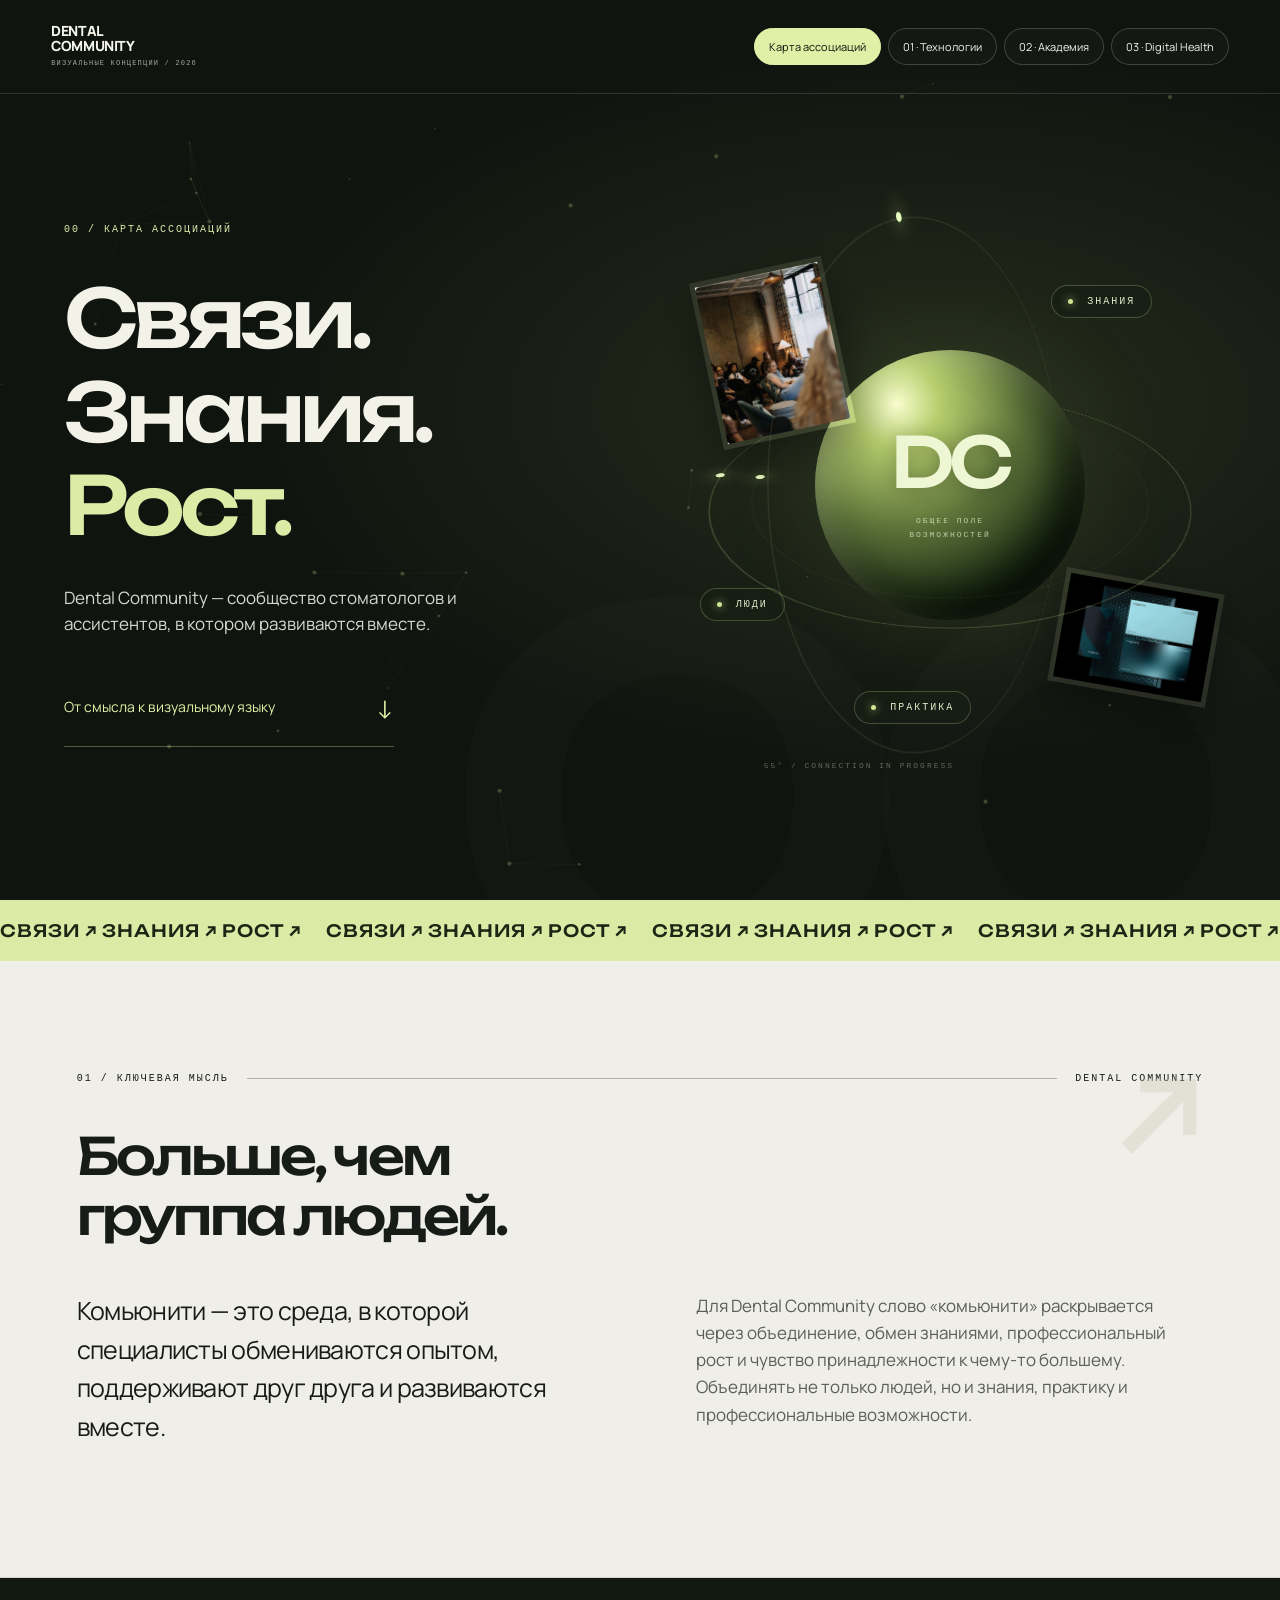
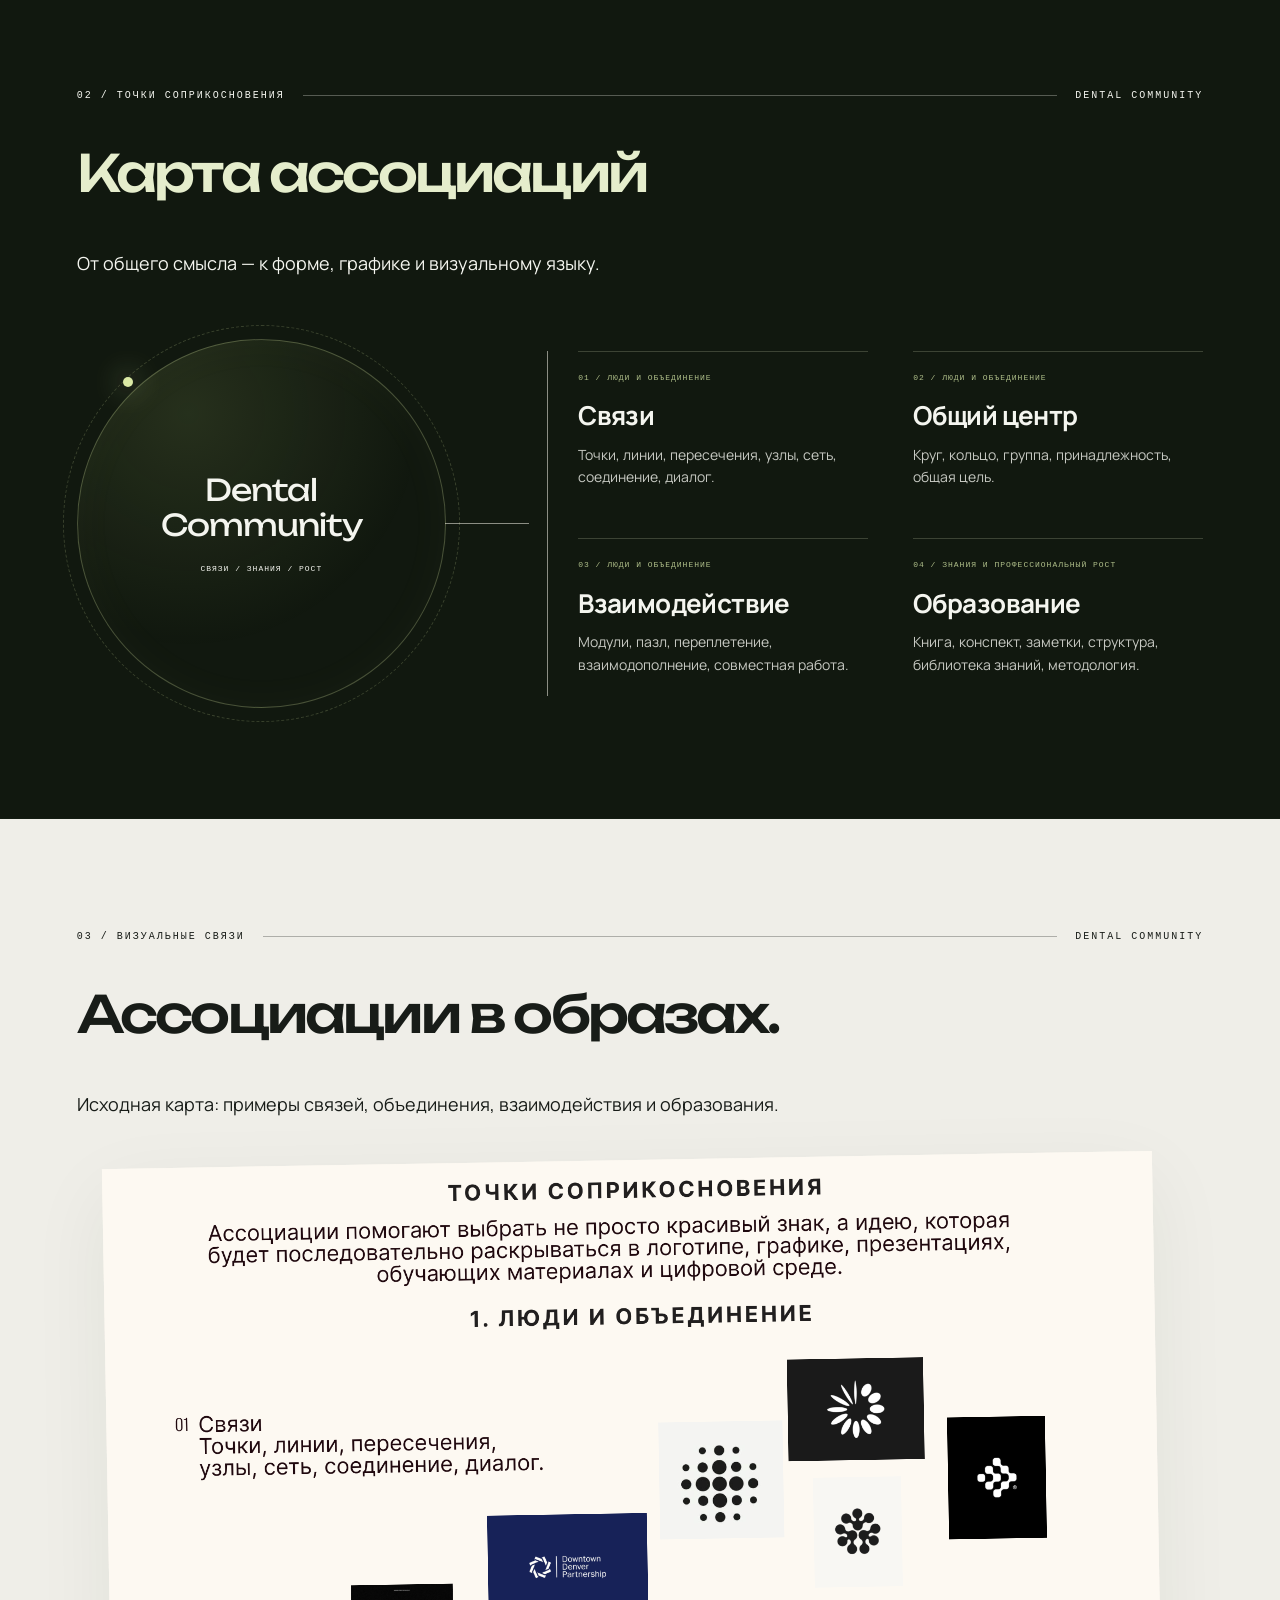
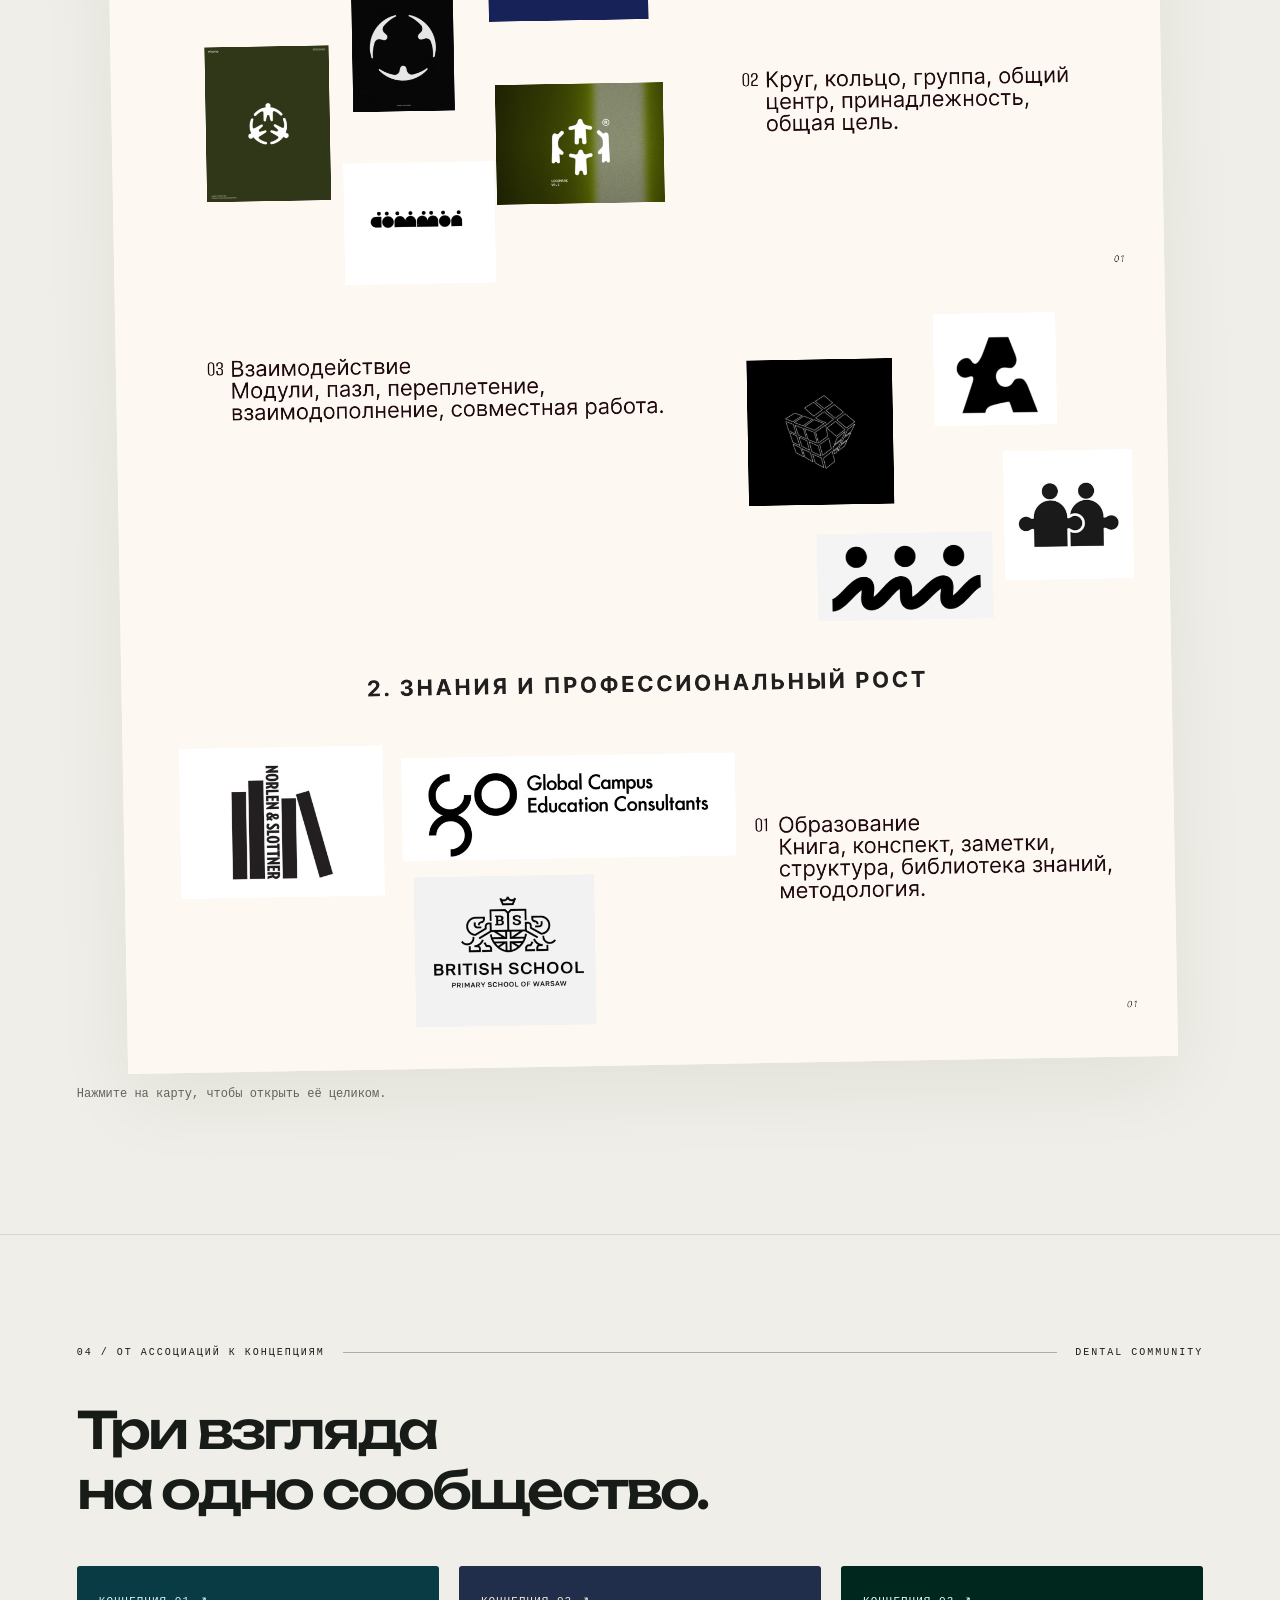
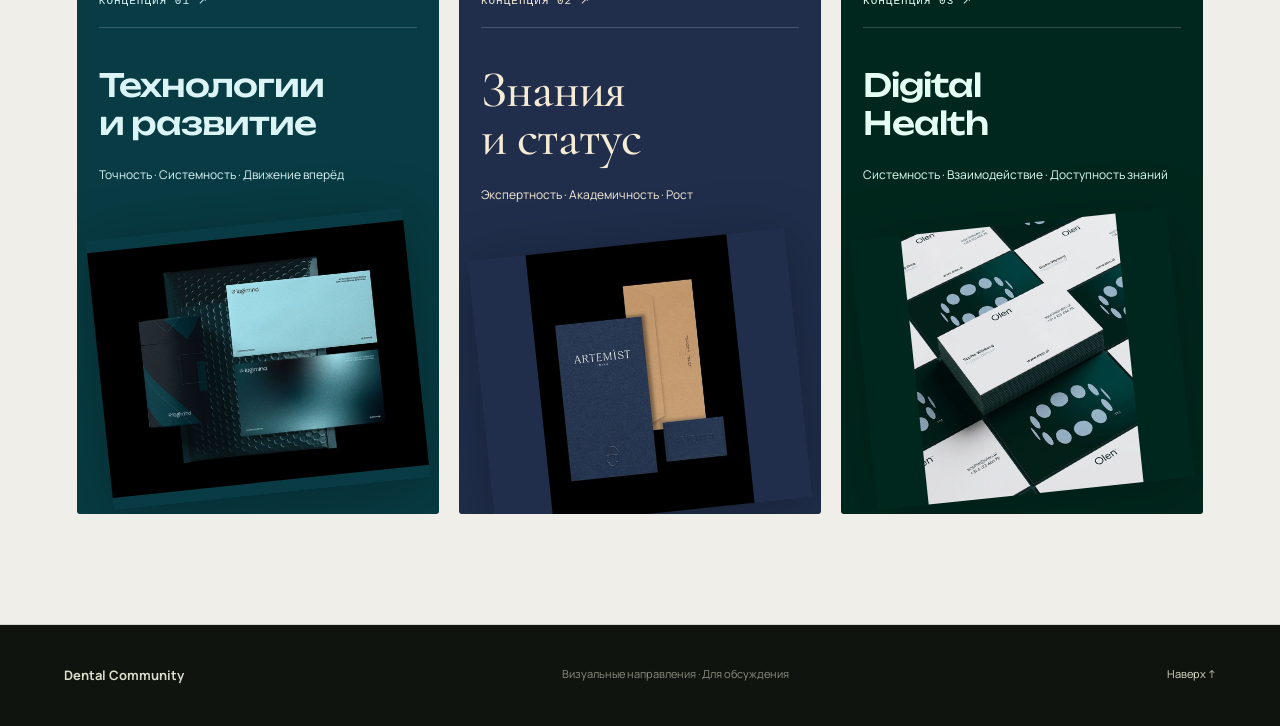
<file: index.html>
<!doctype html><html lang="ru"><head><meta charset="utf-8"><meta name="viewport" content="width=device-width,initial-scale=1"><title>Карта ассоциаций — Dental Community</title><meta name="description" content="Карта ассоциаций и направления визуальной айдентики образовательного сообщества стоматологов и ассистентов."><link rel="stylesheet" href="style.css"><link rel="stylesheet" href="redesign.css?v=4"></head><body class="overview"><div id="progress"></div><header><a class="brand" href="index.html">DENTAL <br>COMMUNITY<span>ВИЗУАЛЬНЫЕ КОНЦЕПЦИИ / 2026</span></a><nav aria-label="Страницы презентации"><a href="index.html" aria-current="page">Карта ассоциаций</a><a href="concept-1.html" >01 · Технологии</a><a href="concept-2.html" >02 · Академия</a><a href="concept-3.html" >03 · Digital Health</a></nav></header><main><div class="cursor-aura" aria-hidden="true"></div><section class="hero maphero"><canvas class="constellation" aria-hidden="true"></canvas><div class="hero-no" aria-hidden="true">00</div><div class="wrap hero-grid"><div><div class="eyebrow">00 / Карта ассоциаций</div><h1>Связи.<br>Знания.<br><em>Рост.</em></h1><p class="lead">Dental Community — сообщество стоматологов и ассистентов, в котором развиваются вместе.</p><a class="cta" href="#map">От смысла к визуальному языку <span>↓</span></a></div><div class="orbit-scene" aria-label="Люди, знания и практика объединяются в сообщество"><div class="orbit-ring ring-a"></div><div class="orbit-ring ring-b"></div><div class="orbit-ring ring-c"></div><div class="sphere"><span>DC</span><small>ОБЩЕЕ ПОЛЕ<br>ВОЗМОЖНОСТЕЙ</small></div><div class="orbit-photo photo-a"><img src="assets/community.png" alt="Встреча профессионального сообщества"></div><div class="orbit-photo photo-b"><img src="assets/ref-15.jpg" alt="Визуальная культура сообщества"></div><span class="orbit-label label-a"><i></i> ЛЮДИ</span><span class="orbit-label label-b"><i></i> ЗНАНИЯ</span><span class="orbit-label label-c"><i></i> ПРАКТИКА</span><span class="orbit-coordinates">55° / CONNECTION IN PROGRESS</span></div></div></section><div class="ticker" aria-hidden="true"><div><span>СВЯЗИ ↗ ЗНАНИЯ ↗ РОСТ ↗ </span><span>СВЯЗИ ↗ ЗНАНИЯ ↗ РОСТ ↗ </span><span>СВЯЗИ ↗ ЗНАНИЯ ↗ РОСТ ↗ </span><span>СВЯЗИ ↗ ЗНАНИЯ ↗ РОСТ ↗ </span><span>СВЯЗИ ↗ ЗНАНИЯ ↗ РОСТ ↗ </span><span>СВЯЗИ ↗ ЗНАНИЯ ↗ РОСТ ↗ </span></div></div><section id="thought" class=""><div class="wrap"><div class="eyebrow">01 / Ключевая мысль <span></span> Dental Community</div><h2>Больше, чем<br>группа людей.</h2><div class="two text"><p class="lead">Комьюнити — это среда, в которой специалисты обмениваются опытом, поддерживают друг друга и развиваются вместе.</p><p>Для Dental Community слово «комьюнити» раскрывается через объединение, обмен знаниями, профессиональный рост и чувство принадлежности к чему-то большему. Объединять не только людей, но и знания, практику и профессиональные возможности.</p></div></div></section><section id="map" class="dark"><div class="wrap"><div class="eyebrow">02 / Точки соприкосновения <span></span> Dental Community</div><h2>Карта ассоциаций</h2><p class="intro">От общего смысла — к форме, графике и визуальному языку.</p><div class="mindmap"><div class="map-root"><span class="map-pulse" aria-hidden="true"></span>Dental<br>Community<small>СВЯЗИ / ЗНАНИЯ / РОСТ</small></div><div class="branches"><article><span>01 / ЛЮДИ И ОБЪЕДИНЕНИЕ</span><h3>Связи</h3><p>Точки, линии, пересечения, узлы, сеть, соединение, диалог.</p></article><article><span>02 / ЛЮДИ И ОБЪЕДИНЕНИЕ</span><h3>Общий центр</h3><p>Круг, кольцо, группа, принадлежность, общая цель.</p></article><article><span>03 / ЛЮДИ И ОБЪЕДИНЕНИЕ</span><h3>Взаимодействие</h3><p>Модули, пазл, переплетение, взаимодополнение, совместная работа.</p></article><article><span>04 / ЗНАНИЯ И ПРОФЕССИОНАЛЬНЫЙ РОСТ</span><h3>Образование</h3><p>Книга, конспект, заметки, структура, библиотека знаний, методология.</p></article></div></div></div></section><section id="visual-map" class=""><div class="wrap"><div class="eyebrow">03 / Визуальные связи <span></span> Dental Community</div><h2>Ассоциации в образах.</h2><p class="intro">Исходная карта: примеры связей, объединения, взаимодействия и образования.</p><div class="board"><button class="zoom" data-image="assets/association-board.png" aria-label="Открыть полную карту ассоциаций"><img src="assets/map-2.png" alt="Визуальная карта: точки, общие центры, модули и взаимодействие"></button><button class="zoom" data-image="assets/association-board.png" aria-label="Открыть полную карту ассоциаций"><img src="assets/map-3.png" alt="Образование: книги, структура, библиотека знаний"></button></div><p class="note">Нажмите на карту, чтобы открыть её целиком.</p></div></section><section id="directions" class=""><div class="wrap"><div class="eyebrow">04 / От ассоциаций к концепциям <span></span> Dental Community</div><h2>Три взгляда<br>на одно сообщество.</h2><div class="direction-grid"><a class="direction tech-preview" href="concept-1.html"><span>КОНЦЕПЦИЯ 01 ↗</span><h3>Технологии<br>и развитие</h3><p>Точность · Системность · Движение вперёд</p><img src="assets/ref-15.jpg" alt="Бирюзовая айдентика — референс первой концепции"></a><a class="direction academy-preview" href="concept-2.html"><span>КОНЦЕПЦИЯ 02 ↗</span><h3>Знания<br>и статус</h3><p>Экспертность · Академичность · Рост</p><img src="assets/ref-22.jpg" alt="Синяя и золотая полиграфия — референс второй концепции"></a><a class="direction digital-preview" href="concept-3.html"><span>КОНЦЕПЦИЯ 03 ↗</span><h3>Digital<br>Health</h3><p>Системность · Взаимодействие · Доступность знаний</p><img src="assets/digital-8.jpg" alt="Зелёная айдентика — референс Digital Health"></a></div></div></section></main><footer><b>Dental Community</b><span>Визуальные направления · Для обсуждения</span><a href="#">Наверх ↑</a></footer><dialog><button class="close" aria-label="Закрыть">Закрыть ×</button><img alt="Увеличенный референс"></dialog><script src="app.js"></script><script src="motion.js?v=4"></script></body></html>
</file>
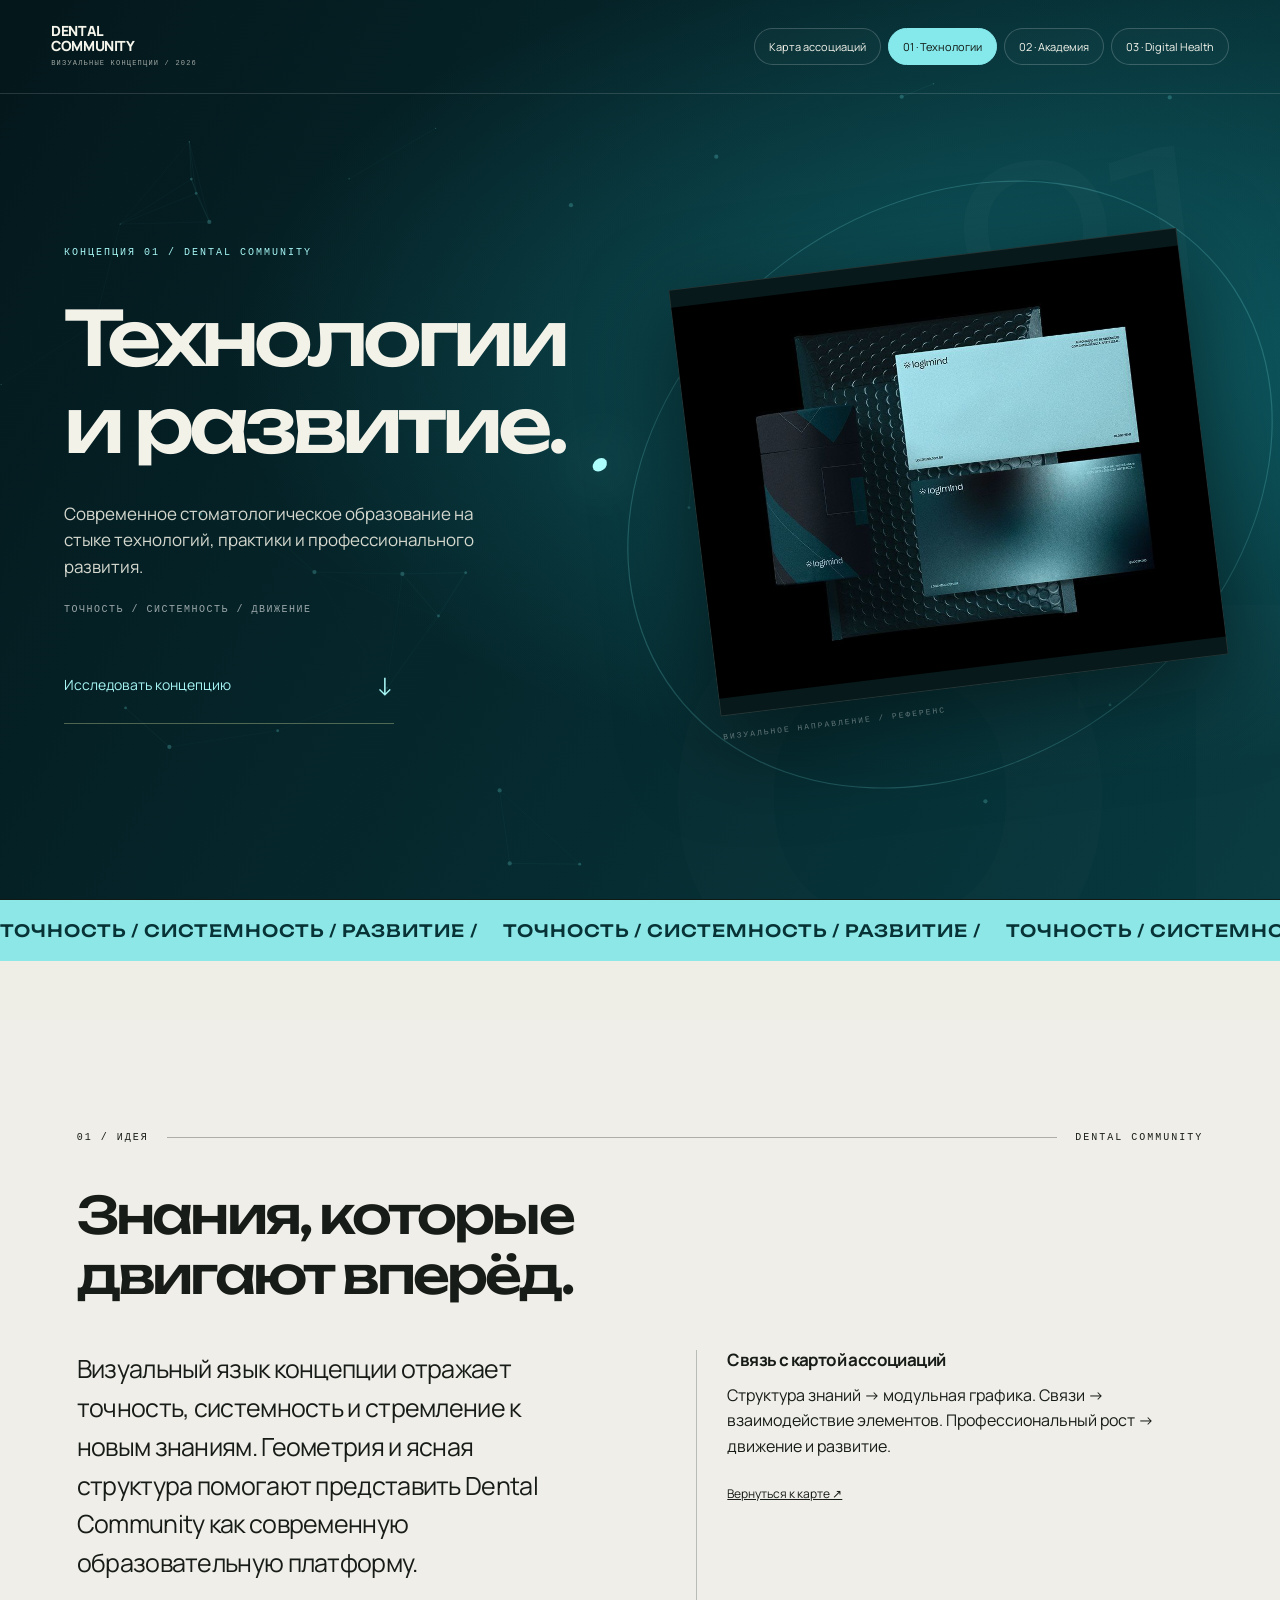
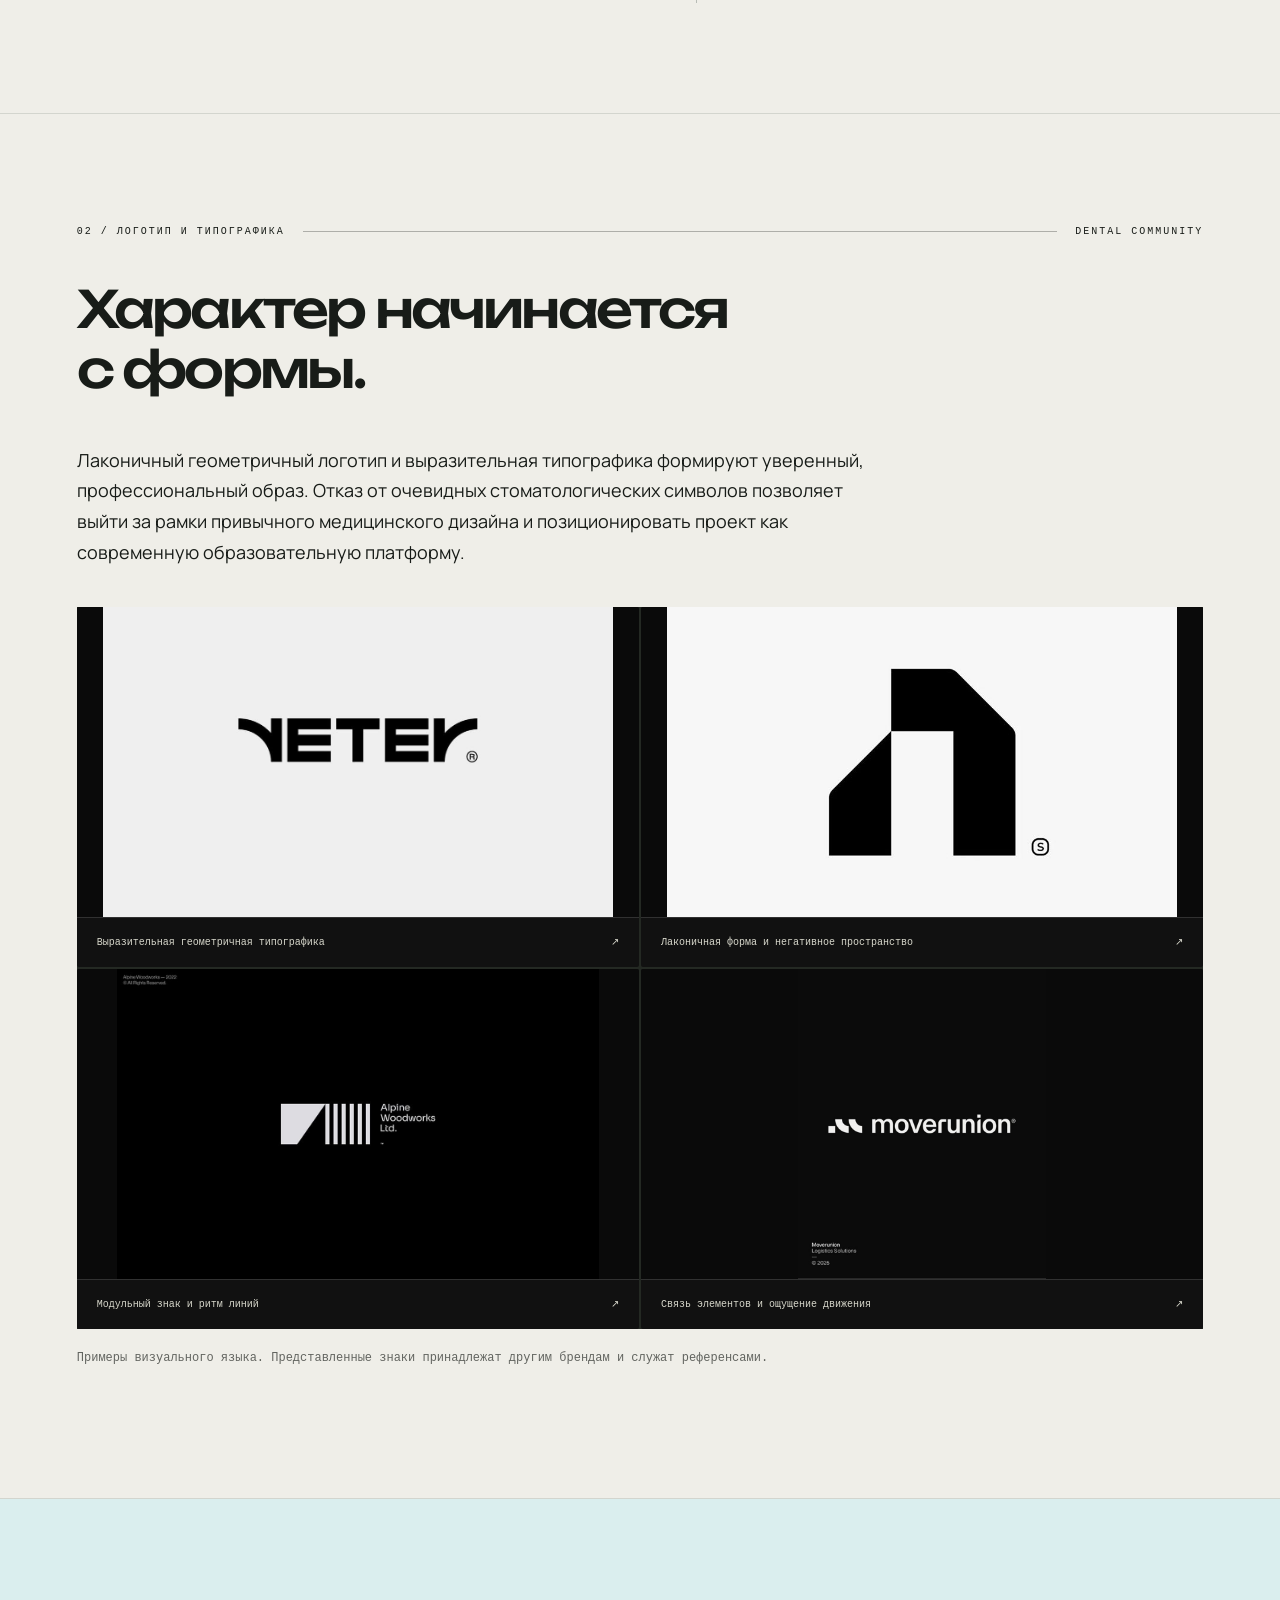
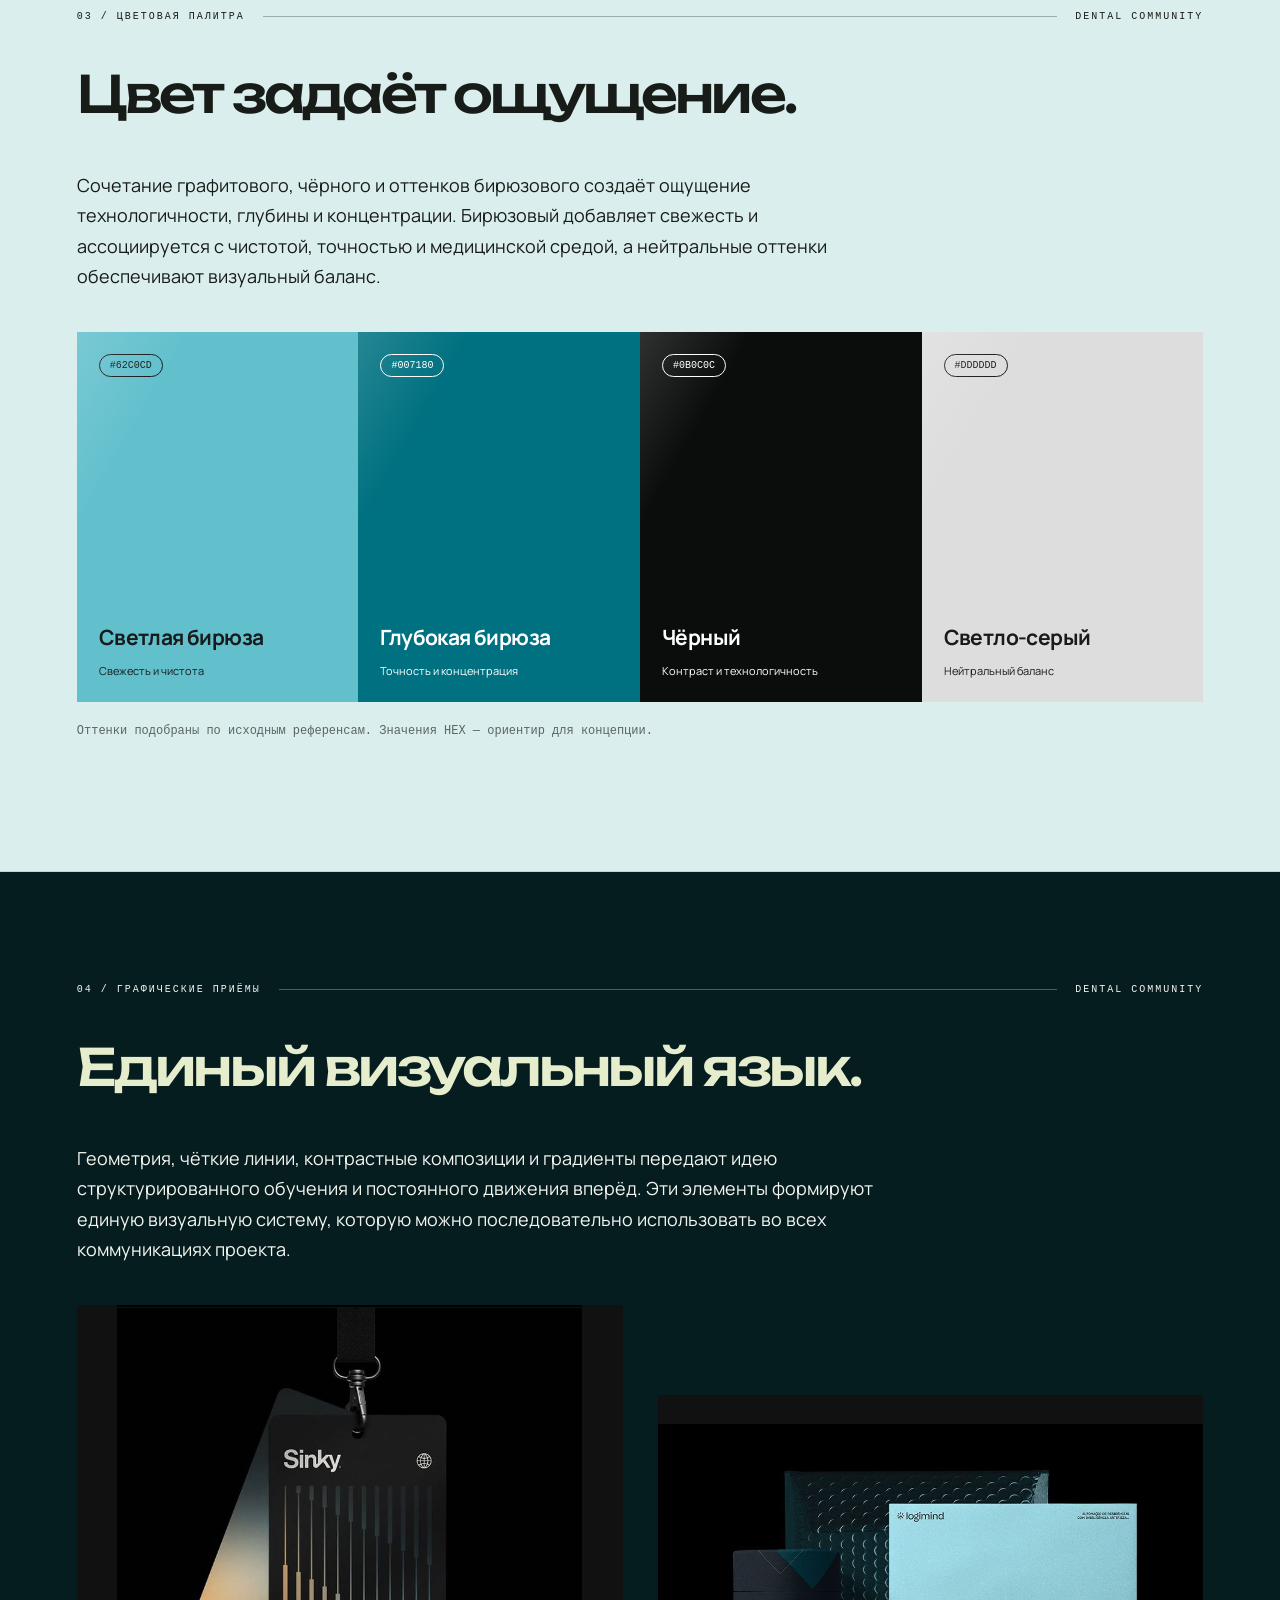
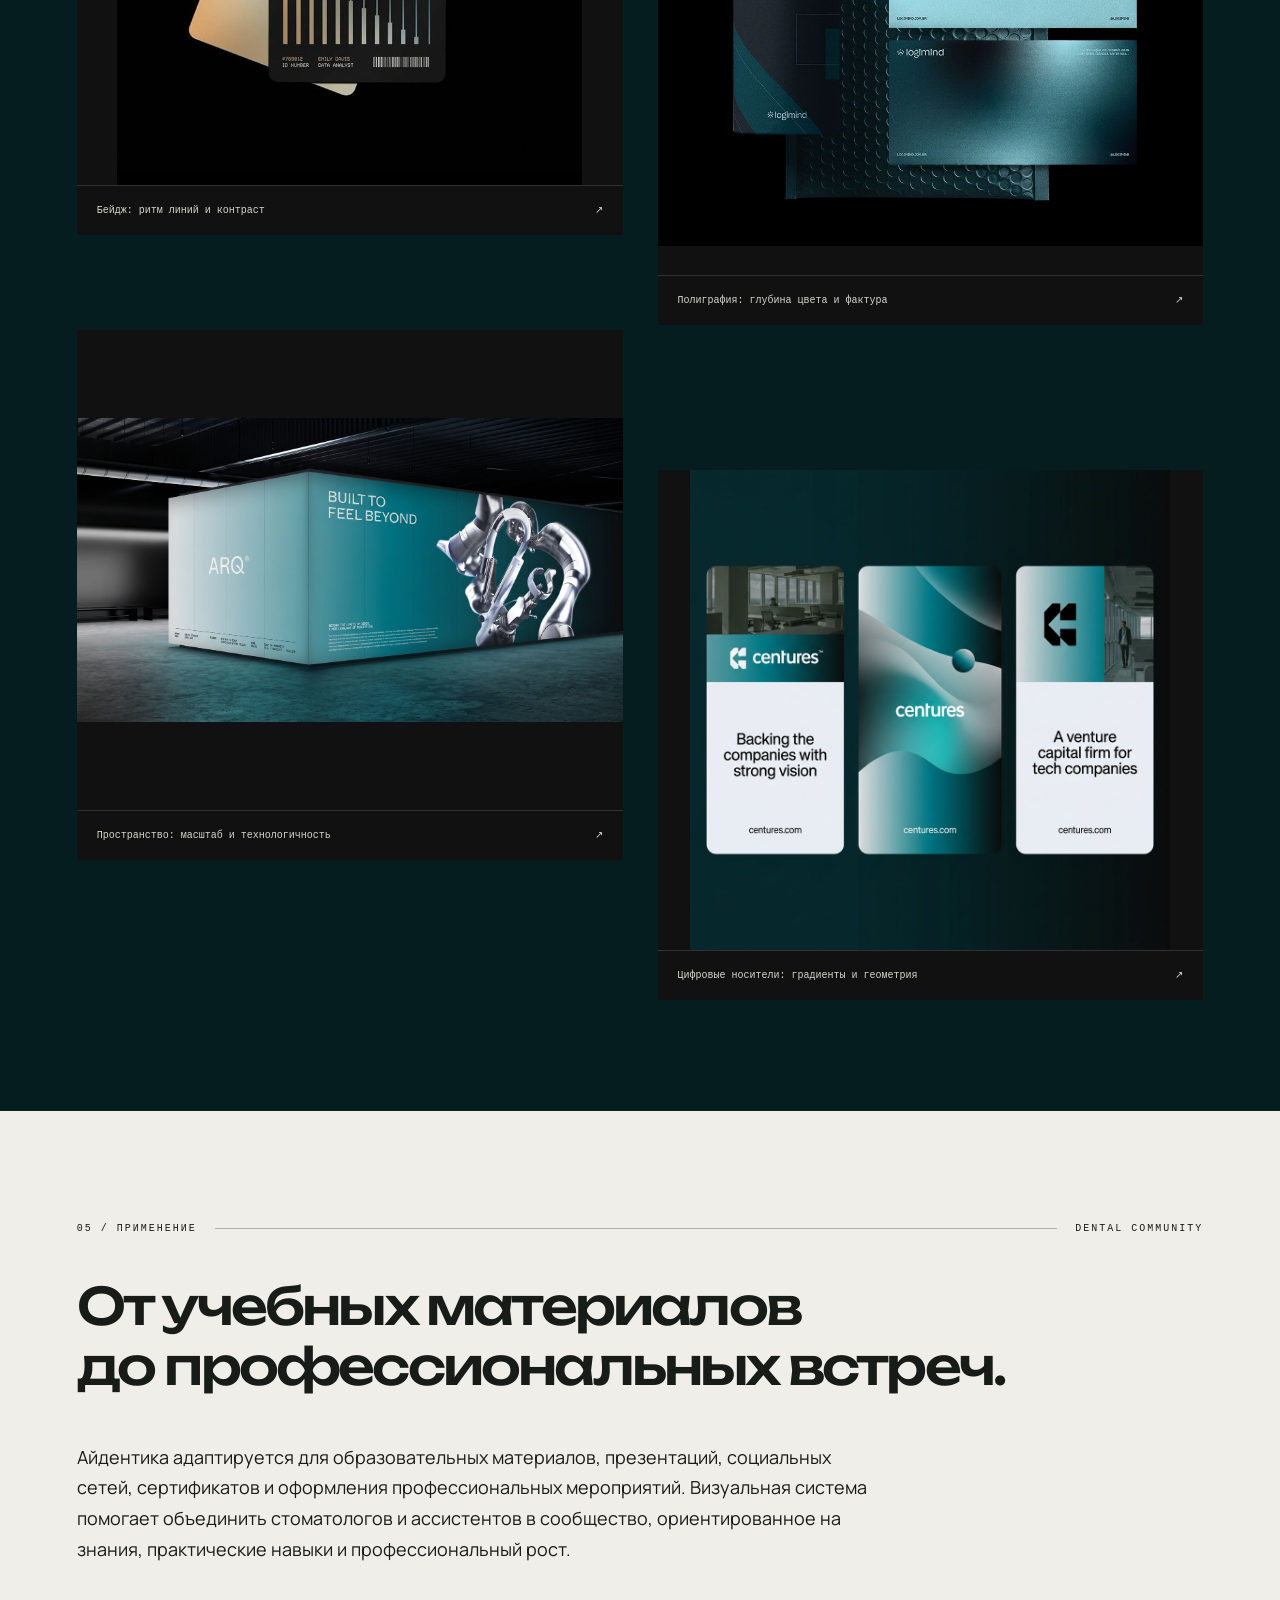
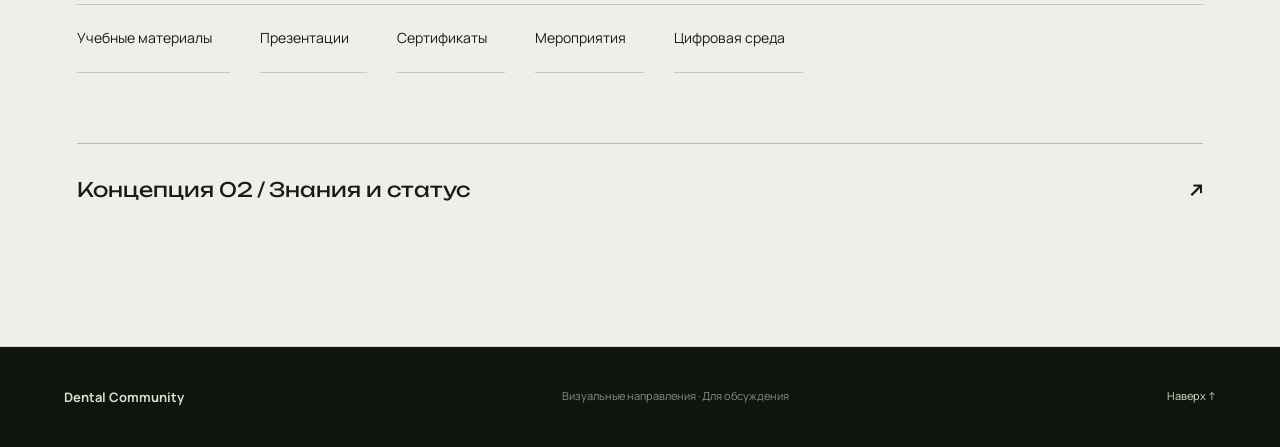
<file: concept-1.html>
<!doctype html><html lang="ru"><head><meta charset="utf-8"><meta name="viewport" content="width=device-width,initial-scale=1"><title>Концепция 01 — Dental Community</title><meta name="description" content="Карта ассоциаций и направления визуальной айдентики образовательного сообщества стоматологов и ассистентов."><link rel="stylesheet" href="style.css"><link rel="stylesheet" href="redesign.css?v=4"></head><body class="tech"><div id="progress"></div><header><a class="brand" href="index.html">DENTAL <br>COMMUNITY<span>ВИЗУАЛЬНЫЕ КОНЦЕПЦИИ / 2026</span></a><nav aria-label="Страницы презентации"><a href="index.html" >Карта ассоциаций</a><a href="concept-1.html" aria-current="page">01 · Технологии</a><a href="concept-2.html" >02 · Академия</a><a href="concept-3.html" >03 · Digital Health</a></nav></header><main><div class="cursor-aura" aria-hidden="true"></div><section class="hero concept-hero"><canvas class="constellation" aria-hidden="true"></canvas><div class="hero-no" aria-hidden="true">01</div><div class="wrap hero-grid"><div><div class="eyebrow">Концепция 01 / Dental Community</div><h1>Технологии<br>и развитие.</h1><p class="lead">Современное стоматологическое образование на стыке технологий, практики и профессионального развития.</p><div class="tagline">ТОЧНОСТЬ / СИСТЕМНОСТЬ / ДВИЖЕНИЕ</div><a class="cta" href="#idea">Исследовать концепцию <span>↓</span></a></div><div class="hero-reference"><div class="ref-orbit"></div><span class="ref-index" aria-hidden="true">01</span><img src="assets/ref-15.jpg" alt="Ключевой визуальный референс концепции"><span>ВИЗУАЛЬНОЕ НАПРАВЛЕНИЕ / РЕФЕРЕНС</span></div></div></section><div class="ticker" aria-hidden="true"><div><span>ТОЧНОСТЬ / СИСТЕМНОСТЬ / РАЗВИТИЕ / </span><span>ТОЧНОСТЬ / СИСТЕМНОСТЬ / РАЗВИТИЕ / </span><span>ТОЧНОСТЬ / СИСТЕМНОСТЬ / РАЗВИТИЕ / </span><span>ТОЧНОСТЬ / СИСТЕМНОСТЬ / РАЗВИТИЕ / </span><span>ТОЧНОСТЬ / СИСТЕМНОСТЬ / РАЗВИТИЕ / </span><span>ТОЧНОСТЬ / СИСТЕМНОСТЬ / РАЗВИТИЕ / </span></div></div><div class="section-nav"><a href="#idea">Идея</a><a href="#identity">Логотип и шрифт</a><a href="#palette">Цвета</a><a href="#graphics">Графика</a><a href="#application">Применение</a></div><section id="idea" class=""><div class="wrap"><div class="eyebrow">01 / Идея <span></span> Dental Community</div><h2>Знания, которые<br>двигают вперёд.</h2><div class="two text"><p class="lead">Визуальный язык концепции отражает точность, системность и стремление к новым знаниям. Геометрия и ясная структура помогают представить Dental Community как современную образовательную платформу.</p><div class="connection"><h3>Связь с картой ассоциаций</h3><p>Структура знаний → модульная графика. Связи → взаимодействие элементов. Профессиональный рост → движение и развитие.</p><a href="index.html#map">Вернуться к карте ↗</a></div></div></div></section><section id="identity" class=""><div class="wrap"><div class="eyebrow">02 / Логотип и типографика <span></span> Dental Community</div><h2>Характер начинается<br>с формы.</h2><p class="intro">Лаконичный геометричный логотип и выразительная типографика формируют уверенный, профессиональный образ. Отказ от очевидных стоматологических символов позволяет выйти за рамки привычного медицинского дизайна и позиционировать проект как современную образовательную платформу.</p><div class="gallery logos"><figure class=""><button class="zoom" data-image="assets/ref-11.jpg" aria-label="Увеличить: Выразительная геометричная типографика"><img src="assets/ref-11.jpg" alt="Выразительная геометричная типографика"></button><figcaption>Выразительная геометричная типографика <span>↗</span></figcaption></figure><figure class=""><button class="zoom" data-image="assets/ref-8.jpg" aria-label="Увеличить: Лаконичная форма и негативное пространство"><img src="assets/ref-8.jpg" alt="Лаконичная форма и негативное пространство"></button><figcaption>Лаконичная форма и негативное пространство <span>↗</span></figcaption></figure><figure class=""><button class="zoom" data-image="assets/ref-9.jpg" aria-label="Увеличить: Модульный знак и ритм линий"><img src="assets/ref-9.jpg" alt="Модульный знак и ритм линий"></button><figcaption>Модульный знак и ритм линий <span>↗</span></figcaption></figure><figure class=""><button class="zoom" data-image="assets/ref-10.jpg" aria-label="Увеличить: Связь элементов и ощущение движения"><img src="assets/ref-10.jpg" alt="Связь элементов и ощущение движения"></button><figcaption>Связь элементов и ощущение движения <span>↗</span></figcaption></figure></div><p class="note">Примеры визуального языка. Представленные знаки принадлежат другим брендам и служат референсами.</p></div></section><section id="palette" class="tinted"><div class="wrap"><div class="eyebrow">03 / Цветовая палитра <span></span> Dental Community</div><h2>Цвет задаёт ощущение.</h2><p class="intro">Сочетание графитового, чёрного и оттенков бирюзового создаёт ощущение технологичности, глубины и концентрации. Бирюзовый добавляет свежесть и ассоциируется с чистотой, точностью и медицинской средой, а нейтральные оттенки обеспечивают визуальный баланс.</p><div class="palette"><div class="swatch" style="--sw:#62C0CD;color:#171b1c"><span>#62C0CD</span><div><h3>Светлая бирюза</h3><p>Свежесть и чистота</p></div></div><div class="swatch" style="--sw:#007180;color:#fff"><span>#007180</span><div><h3>Глубокая бирюза</h3><p>Точность и концентрация</p></div></div><div class="swatch" style="--sw:#0B0C0C;color:#fff"><span>#0B0C0C</span><div><h3>Чёрный</h3><p>Контраст и технологичность</p></div></div><div class="swatch" style="--sw:#DDDDDD;color:#171b1c"><span>#DDDDDD</span><div><h3>Светло-серый</h3><p>Нейтральный баланс</p></div></div></div><p class="note">Оттенки подобраны по исходным референсам. Значения HEX — ориентир для концепции.</p></div></section><section id="graphics" class="dark"><div class="wrap"><div class="eyebrow">04 / Графические приёмы <span></span> Dental Community</div><h2>Единый визуальный язык.</h2><p class="intro">Геометрия, чёткие линии, контрастные композиции и градиенты передают идею структурированного обучения и постоянного движения вперёд. Эти элементы формируют единую визуальную систему, которую можно последовательно использовать во всех коммуникациях проекта.</p><div class="gallery mood"><figure class=""><button class="zoom" data-image="assets/ref-12.jpg" aria-label="Увеличить: Бейдж: ритм линий и контраст"><img src="assets/ref-12.jpg" alt="Бейдж: ритм линий и контраст"></button><figcaption>Бейдж: ритм линий и контраст <span>↗</span></figcaption></figure><figure class=""><button class="zoom" data-image="assets/ref-15.jpg" aria-label="Увеличить: Полиграфия: глубина цвета и фактура"><img src="assets/ref-15.jpg" alt="Полиграфия: глубина цвета и фактура"></button><figcaption>Полиграфия: глубина цвета и фактура <span>↗</span></figcaption></figure><figure class=""><button class="zoom" data-image="assets/ref-13.jpg" aria-label="Увеличить: Пространство: масштаб и технологичность"><img src="assets/ref-13.jpg" alt="Пространство: масштаб и технологичность"></button><figcaption>Пространство: масштаб и технологичность <span>↗</span></figcaption></figure><figure class=""><button class="zoom" data-image="assets/ref-14.jpg" aria-label="Увеличить: Цифровые носители: градиенты и геометрия"><img src="assets/ref-14.jpg" alt="Цифровые носители: градиенты и геометрия"></button><figcaption>Цифровые носители: градиенты и геометрия <span>↗</span></figcaption></figure></div></div></section><section id="application" class=""><div class="wrap"><div class="eyebrow">05 / Применение <span></span> Dental Community</div><h2>От учебных материалов<br>до профессиональных встреч.</h2><p class="intro">Айдентика адаптируется для образовательных материалов, презентаций, социальных сетей, сертификатов и оформления профессиональных мероприятий. Визуальная система помогает объединить стоматологов и ассистентов в сообщество, ориентированное на знания, практические навыки и профессиональный рост.</p><div class="uses"><span>Учебные материалы</span><span>Презентации</span><span>Сертификаты</span><span>Мероприятия</span><span>Цифровая среда</span></div><a class="next" href="concept-2.html">Концепция 02 / Знания и статус<span>↗</span></a></div></section></main><footer><b>Dental Community</b><span>Визуальные направления · Для обсуждения</span><a href="#">Наверх ↑</a></footer><dialog><button class="close" aria-label="Закрыть">Закрыть ×</button><img alt="Увеличенный референс"></dialog><script src="app.js"></script><script src="motion.js?v=4"></script></body></html>
</file>
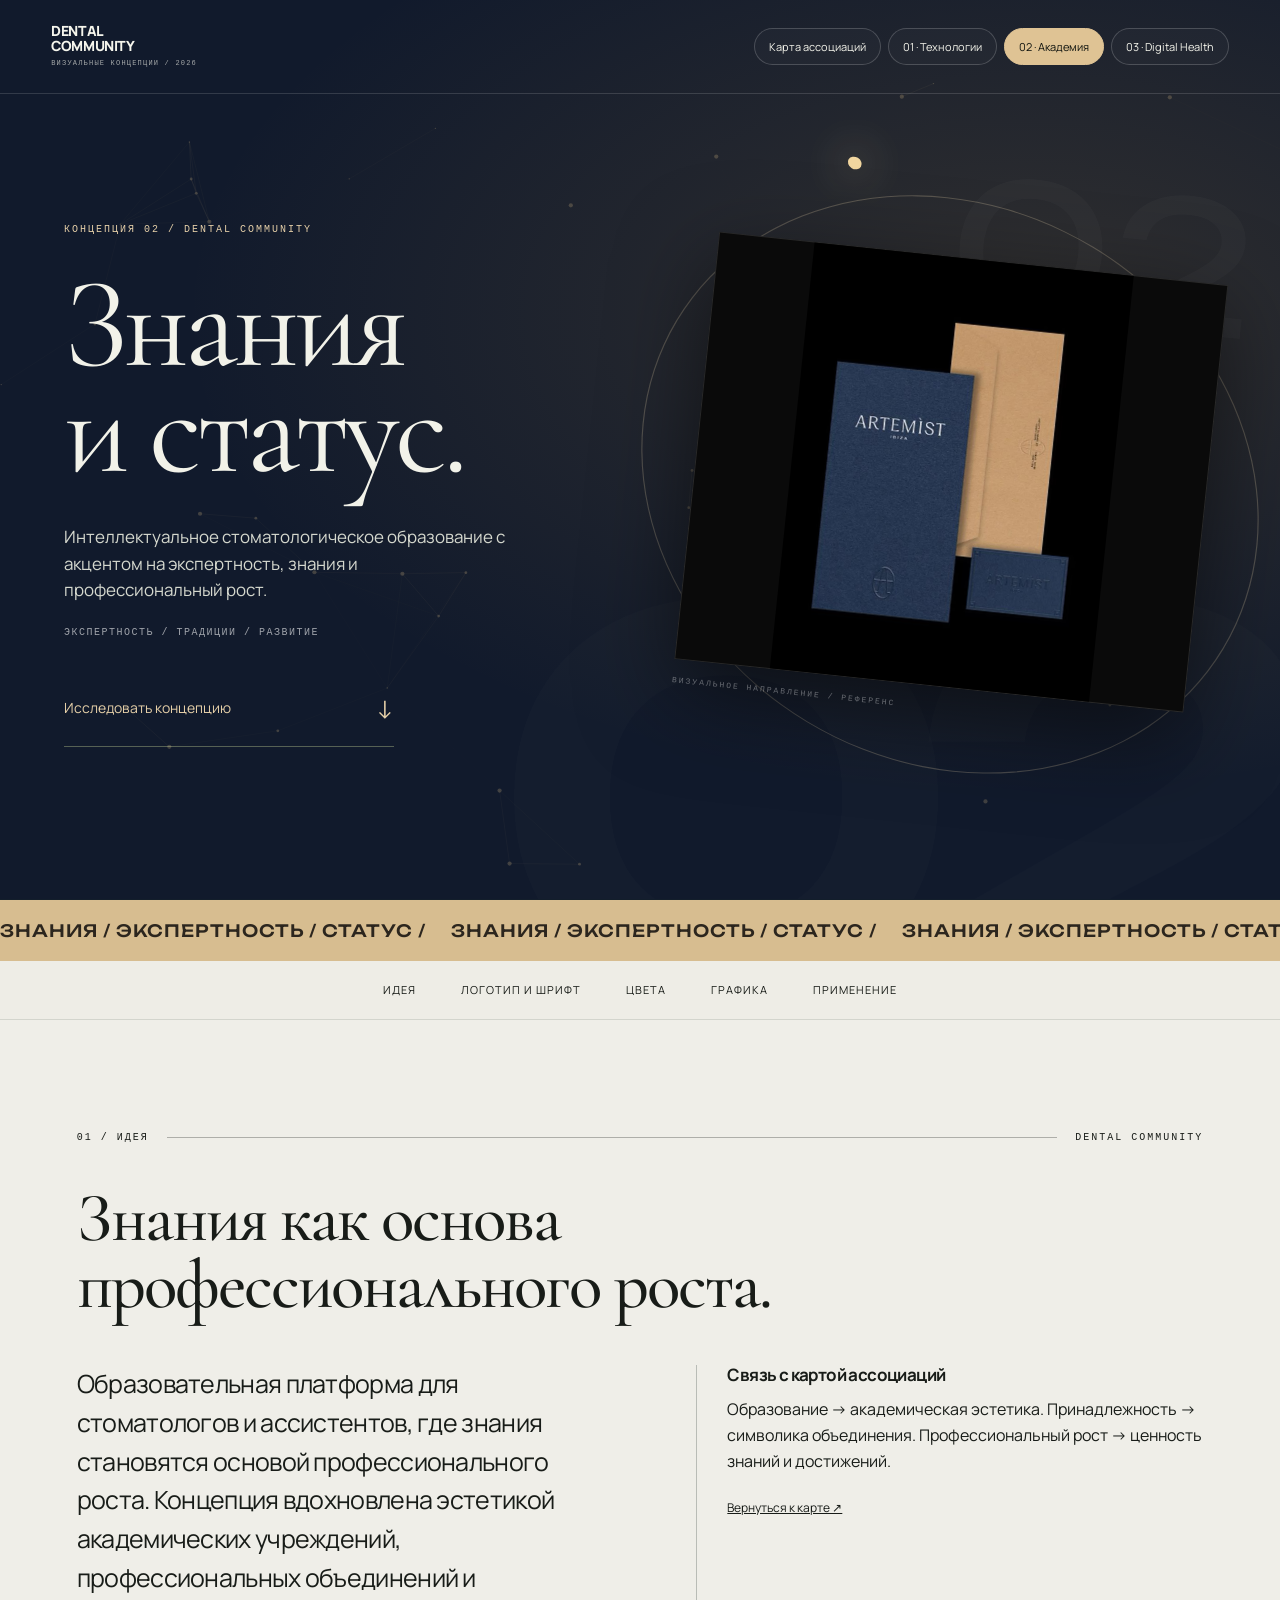
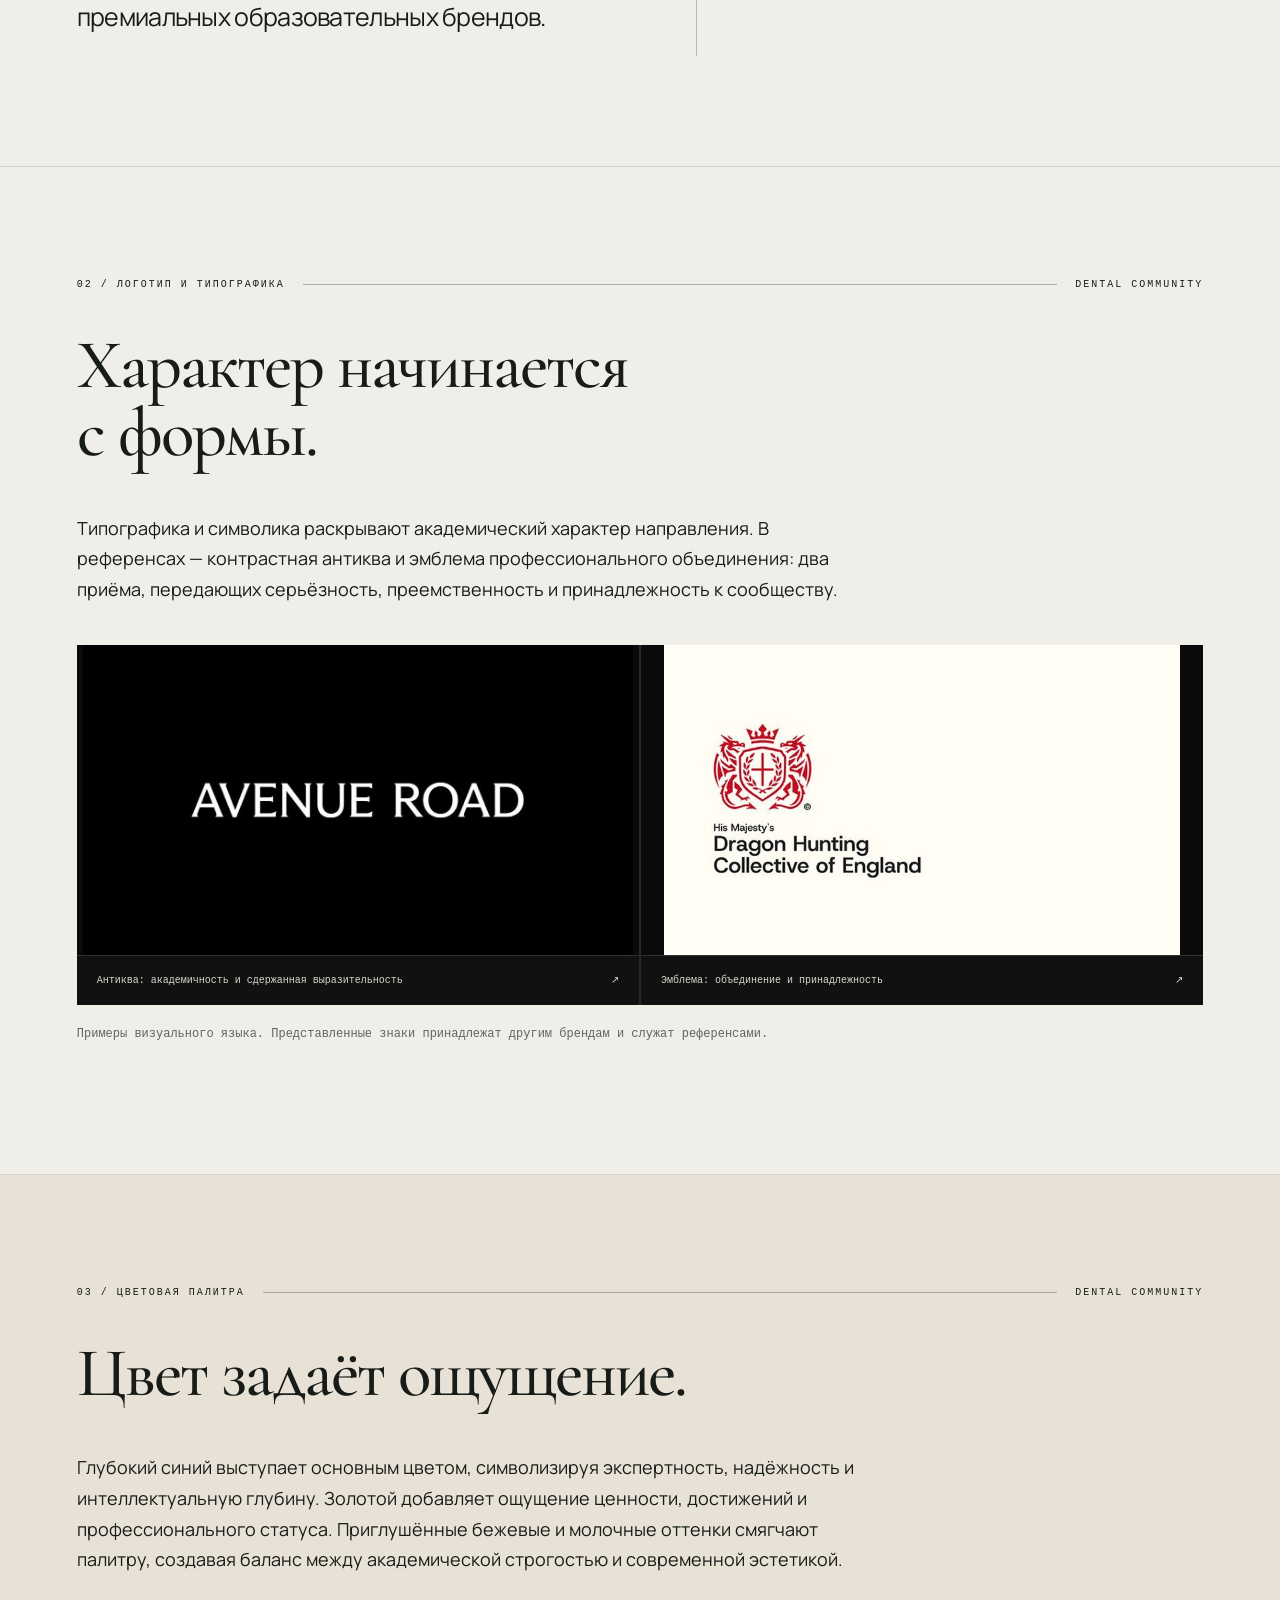
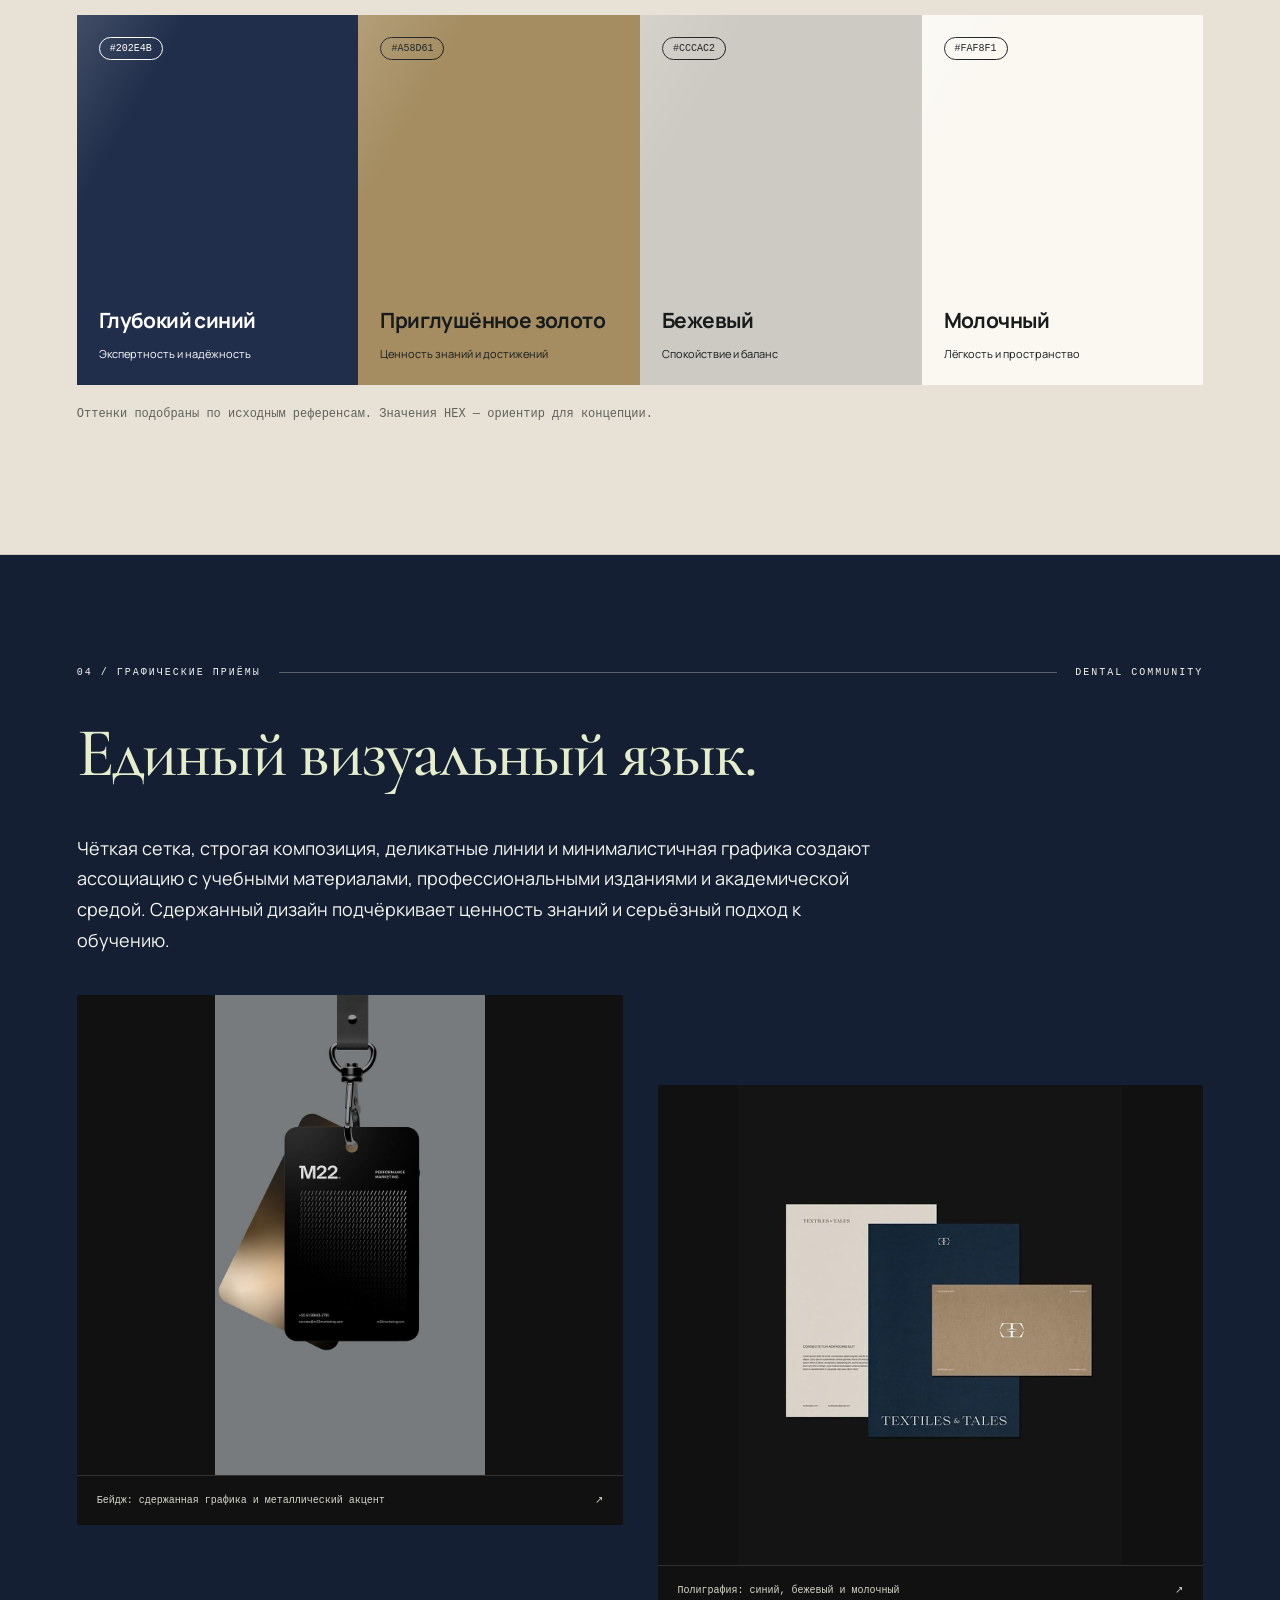
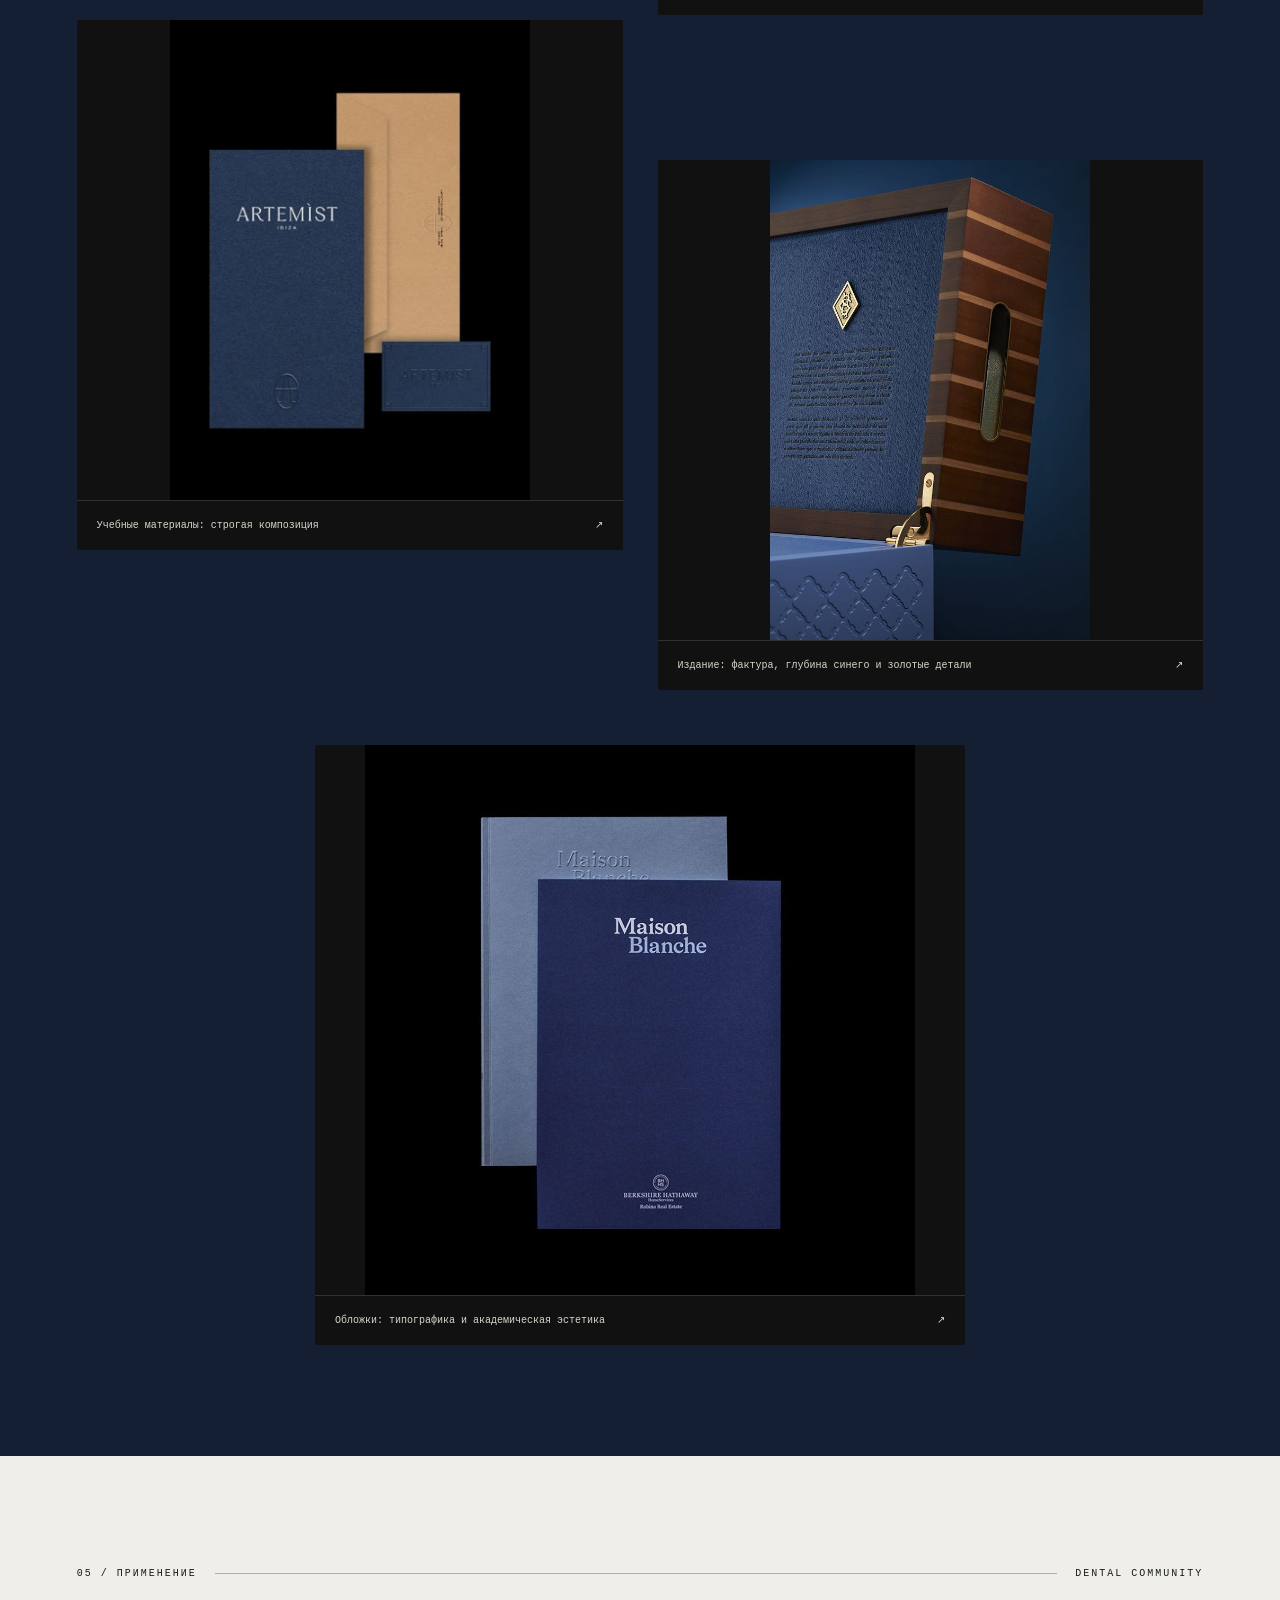
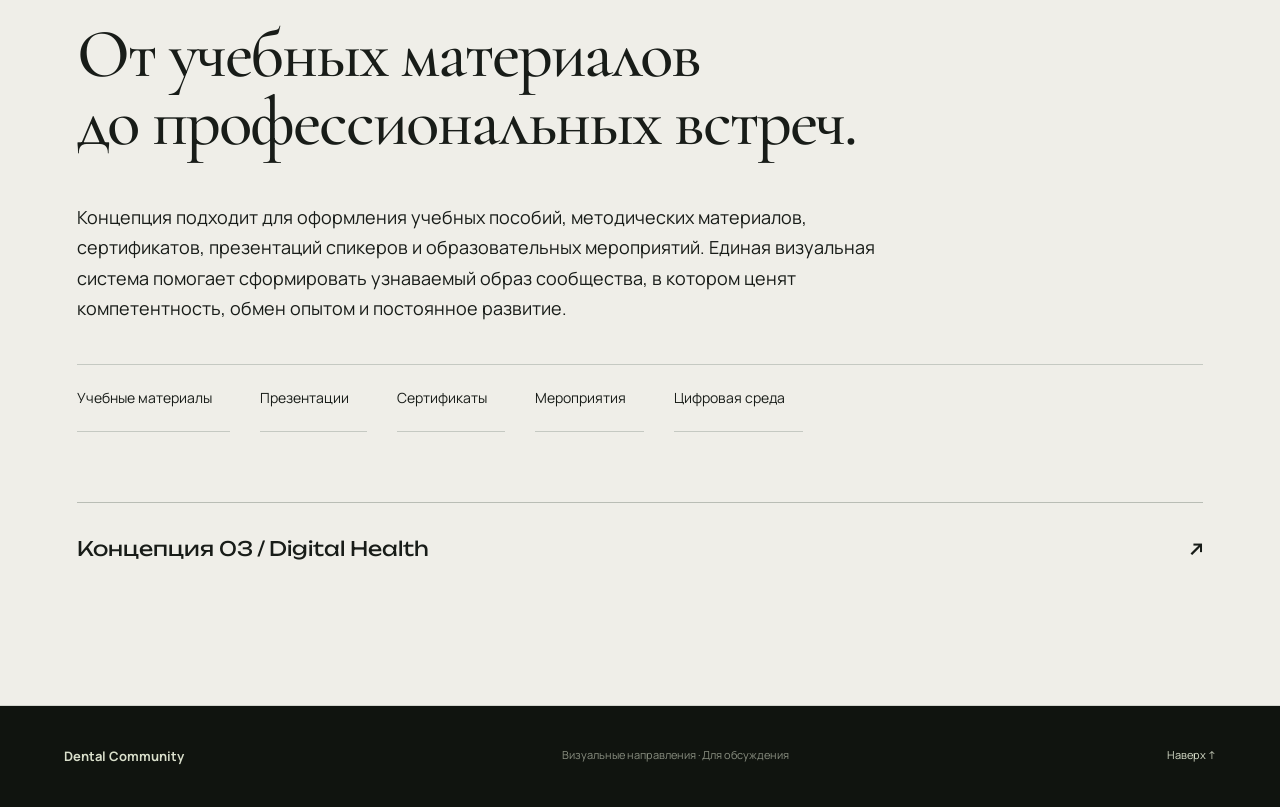
<file: concept-2.html>
<!doctype html><html lang="ru"><head><meta charset="utf-8"><meta name="viewport" content="width=device-width,initial-scale=1"><title>Концепция 02 — Dental Community</title><meta name="description" content="Карта ассоциаций и направления визуальной айдентики образовательного сообщества стоматологов и ассистентов."><link rel="stylesheet" href="style.css"><link rel="stylesheet" href="redesign.css?v=4"></head><body class="academy"><div id="progress"></div><header><a class="brand" href="index.html">DENTAL <br>COMMUNITY<span>ВИЗУАЛЬНЫЕ КОНЦЕПЦИИ / 2026</span></a><nav aria-label="Страницы презентации"><a href="index.html" >Карта ассоциаций</a><a href="concept-1.html" >01 · Технологии</a><a href="concept-2.html" aria-current="page">02 · Академия</a><a href="concept-3.html" >03 · Digital Health</a></nav></header><main><div class="cursor-aura" aria-hidden="true"></div><section class="hero concept-hero"><canvas class="constellation" aria-hidden="true"></canvas><div class="hero-no" aria-hidden="true">02</div><div class="wrap hero-grid"><div><div class="eyebrow">Концепция 02 / Dental Community</div><h1>Знания<br>и статус.</h1><p class="lead">Интеллектуальное стоматологическое образование с акцентом на экспертность, знания и профессиональный рост.</p><div class="tagline">ЭКСПЕРТНОСТЬ / ТРАДИЦИИ / РАЗВИТИЕ</div><a class="cta" href="#idea">Исследовать концепцию <span>↓</span></a></div><div class="hero-reference"><div class="ref-orbit"></div><span class="ref-index" aria-hidden="true">02</span><img src="assets/ref-22.jpg" alt="Ключевой визуальный референс концепции"><span>ВИЗУАЛЬНОЕ НАПРАВЛЕНИЕ / РЕФЕРЕНС</span></div></div></section><div class="ticker" aria-hidden="true"><div><span>ЗНАНИЯ / ЭКСПЕРТНОСТЬ / СТАТУС / </span><span>ЗНАНИЯ / ЭКСПЕРТНОСТЬ / СТАТУС / </span><span>ЗНАНИЯ / ЭКСПЕРТНОСТЬ / СТАТУС / </span><span>ЗНАНИЯ / ЭКСПЕРТНОСТЬ / СТАТУС / </span><span>ЗНАНИЯ / ЭКСПЕРТНОСТЬ / СТАТУС / </span><span>ЗНАНИЯ / ЭКСПЕРТНОСТЬ / СТАТУС / </span></div></div><div class="section-nav"><a href="#idea">Идея</a><a href="#identity">Логотип и шрифт</a><a href="#palette">Цвета</a><a href="#graphics">Графика</a><a href="#application">Применение</a></div><section id="idea" class=""><div class="wrap"><div class="eyebrow">01 / Идея <span></span> Dental Community</div><h2>Знания как основа<br>профессионального роста.</h2><div class="two text"><p class="lead">Образовательная платформа для стоматологов и ассистентов, где знания становятся основой профессионального роста. Концепция вдохновлена эстетикой академических учреждений, профессиональных объединений и премиальных образовательных брендов.</p><div class="connection"><h3>Связь с картой ассоциаций</h3><p>Образование → академическая эстетика. Принадлежность → символика объединения. Профессиональный рост → ценность знаний и достижений.</p><a href="index.html#map">Вернуться к карте ↗</a></div></div></div></section><section id="identity" class=""><div class="wrap"><div class="eyebrow">02 / Логотип и типографика <span></span> Dental Community</div><h2>Характер начинается<br>с формы.</h2><p class="intro">Типографика и символика раскрывают академический характер направления. В референсах — контрастная антиква и эмблема профессионального объединения: два приёма, передающих серьёзность, преемственность и принадлежность к сообществу.</p><div class="gallery logos"><figure class=""><button class="zoom" data-image="assets/ref-17.jpg" aria-label="Увеличить: Антиква: академичность и сдержанная выразительность"><img src="assets/ref-17.jpg" alt="Антиква: академичность и сдержанная выразительность"></button><figcaption>Антиква: академичность и сдержанная выразительность <span>↗</span></figcaption></figure><figure class=""><button class="zoom" data-image="assets/ref-16.jpg" aria-label="Увеличить: Эмблема: объединение и принадлежность"><img src="assets/ref-16.jpg" alt="Эмблема: объединение и принадлежность"></button><figcaption>Эмблема: объединение и принадлежность <span>↗</span></figcaption></figure></div><p class="note">Примеры визуального языка. Представленные знаки принадлежат другим брендам и служат референсами.</p></div></section><section id="palette" class="tinted"><div class="wrap"><div class="eyebrow">03 / Цветовая палитра <span></span> Dental Community</div><h2>Цвет задаёт ощущение.</h2><p class="intro">Глубокий синий выступает основным цветом, символизируя экспертность, надёжность и интеллектуальную глубину. Золотой добавляет ощущение ценности, достижений и профессионального статуса. Приглушённые бежевые и молочные оттенки смягчают палитру, создавая баланс между академической строгостью и современной эстетикой.</p><div class="palette"><div class="swatch" style="--sw:#202E4B;color:#fff"><span>#202E4B</span><div><h3>Глубокий синий</h3><p>Экспертность и надёжность</p></div></div><div class="swatch" style="--sw:#A58D61;color:#fff"><span>#A58D61</span><div><h3>Приглушённое золото</h3><p>Ценность знаний и достижений</p></div></div><div class="swatch" style="--sw:#CCCAC2;color:#171b1c"><span>#CCCAC2</span><div><h3>Бежевый</h3><p>Спокойствие и баланс</p></div></div><div class="swatch" style="--sw:#FAF8F1;color:#171b1c"><span>#FAF8F1</span><div><h3>Молочный</h3><p>Лёгкость и пространство</p></div></div></div><p class="note">Оттенки подобраны по исходным референсам. Значения HEX — ориентир для концепции.</p></div></section><section id="graphics" class="dark"><div class="wrap"><div class="eyebrow">04 / Графические приёмы <span></span> Dental Community</div><h2>Единый визуальный язык.</h2><p class="intro">Чёткая сетка, строгая композиция, деликатные линии и минималистичная графика создают ассоциацию с учебными материалами, профессиональными изданиями и академической средой. Сдержанный дизайн подчёркивает ценность знаний и серьёзный подход к обучению.</p><div class="gallery mood"><figure class=""><button class="zoom" data-image="assets/ref-20.jpg" aria-label="Увеличить: Бейдж: сдержанная графика и металлический акцент"><img src="assets/ref-20.jpg" alt="Бейдж: сдержанная графика и металлический акцент"></button><figcaption>Бейдж: сдержанная графика и металлический акцент <span>↗</span></figcaption></figure><figure class=""><button class="zoom" data-image="assets/ref-21.jpg" aria-label="Увеличить: Полиграфия: синий, бежевый и молочный"><img src="assets/ref-21.jpg" alt="Полиграфия: синий, бежевый и молочный"></button><figcaption>Полиграфия: синий, бежевый и молочный <span>↗</span></figcaption></figure><figure class=""><button class="zoom" data-image="assets/ref-22.jpg" aria-label="Увеличить: Учебные материалы: строгая композиция"><img src="assets/ref-22.jpg" alt="Учебные материалы: строгая композиция"></button><figcaption>Учебные материалы: строгая композиция <span>↗</span></figcaption></figure><figure class=""><button class="zoom" data-image="assets/ref-23.jpg" aria-label="Увеличить: Издание: фактура, глубина синего и золотые детали"><img src="assets/ref-23.jpg" alt="Издание: фактура, глубина синего и золотые детали"></button><figcaption>Издание: фактура, глубина синего и золотые детали <span>↗</span></figcaption></figure><figure class=""><button class="zoom" data-image="assets/ref-24.jpg" aria-label="Увеличить: Обложки: типографика и академическая эстетика"><img src="assets/ref-24.jpg" alt="Обложки: типографика и академическая эстетика"></button><figcaption>Обложки: типографика и академическая эстетика <span>↗</span></figcaption></figure></div></div></section><section id="application" class=""><div class="wrap"><div class="eyebrow">05 / Применение <span></span> Dental Community</div><h2>От учебных материалов<br>до профессиональных встреч.</h2><p class="intro">Концепция подходит для оформления учебных пособий, методических материалов, сертификатов, презентаций спикеров и образовательных мероприятий. Единая визуальная система помогает сформировать узнаваемый образ сообщества, в котором ценят компетентность, обмен опытом и постоянное развитие.</p><div class="uses"><span>Учебные материалы</span><span>Презентации</span><span>Сертификаты</span><span>Мероприятия</span><span>Цифровая среда</span></div><a class="next" href="concept-3.html">Концепция 03 / Digital Health<span>↗</span></a></div></section></main><footer><b>Dental Community</b><span>Визуальные направления · Для обсуждения</span><a href="#">Наверх ↑</a></footer><dialog><button class="close" aria-label="Закрыть">Закрыть ×</button><img alt="Увеличенный референс"></dialog><script src="app.js"></script><script src="motion.js?v=4"></script></body></html>
</file>
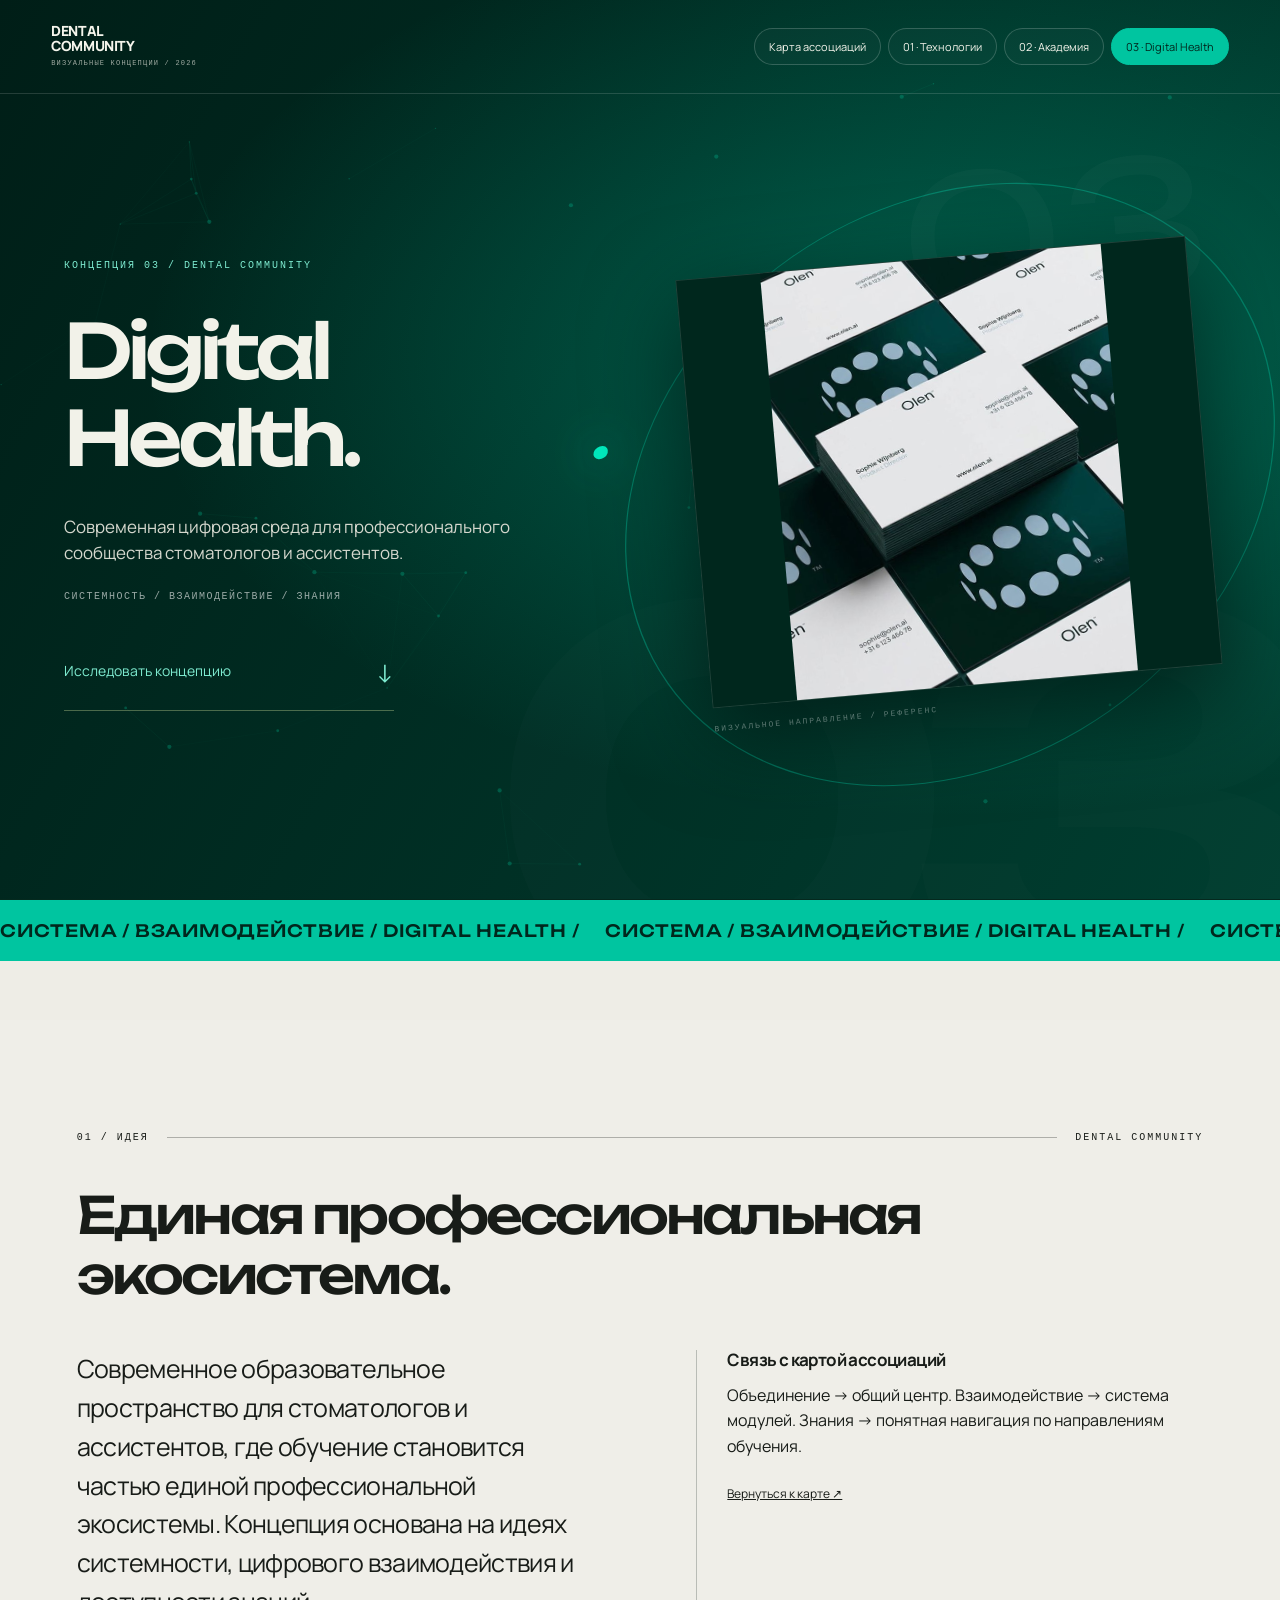
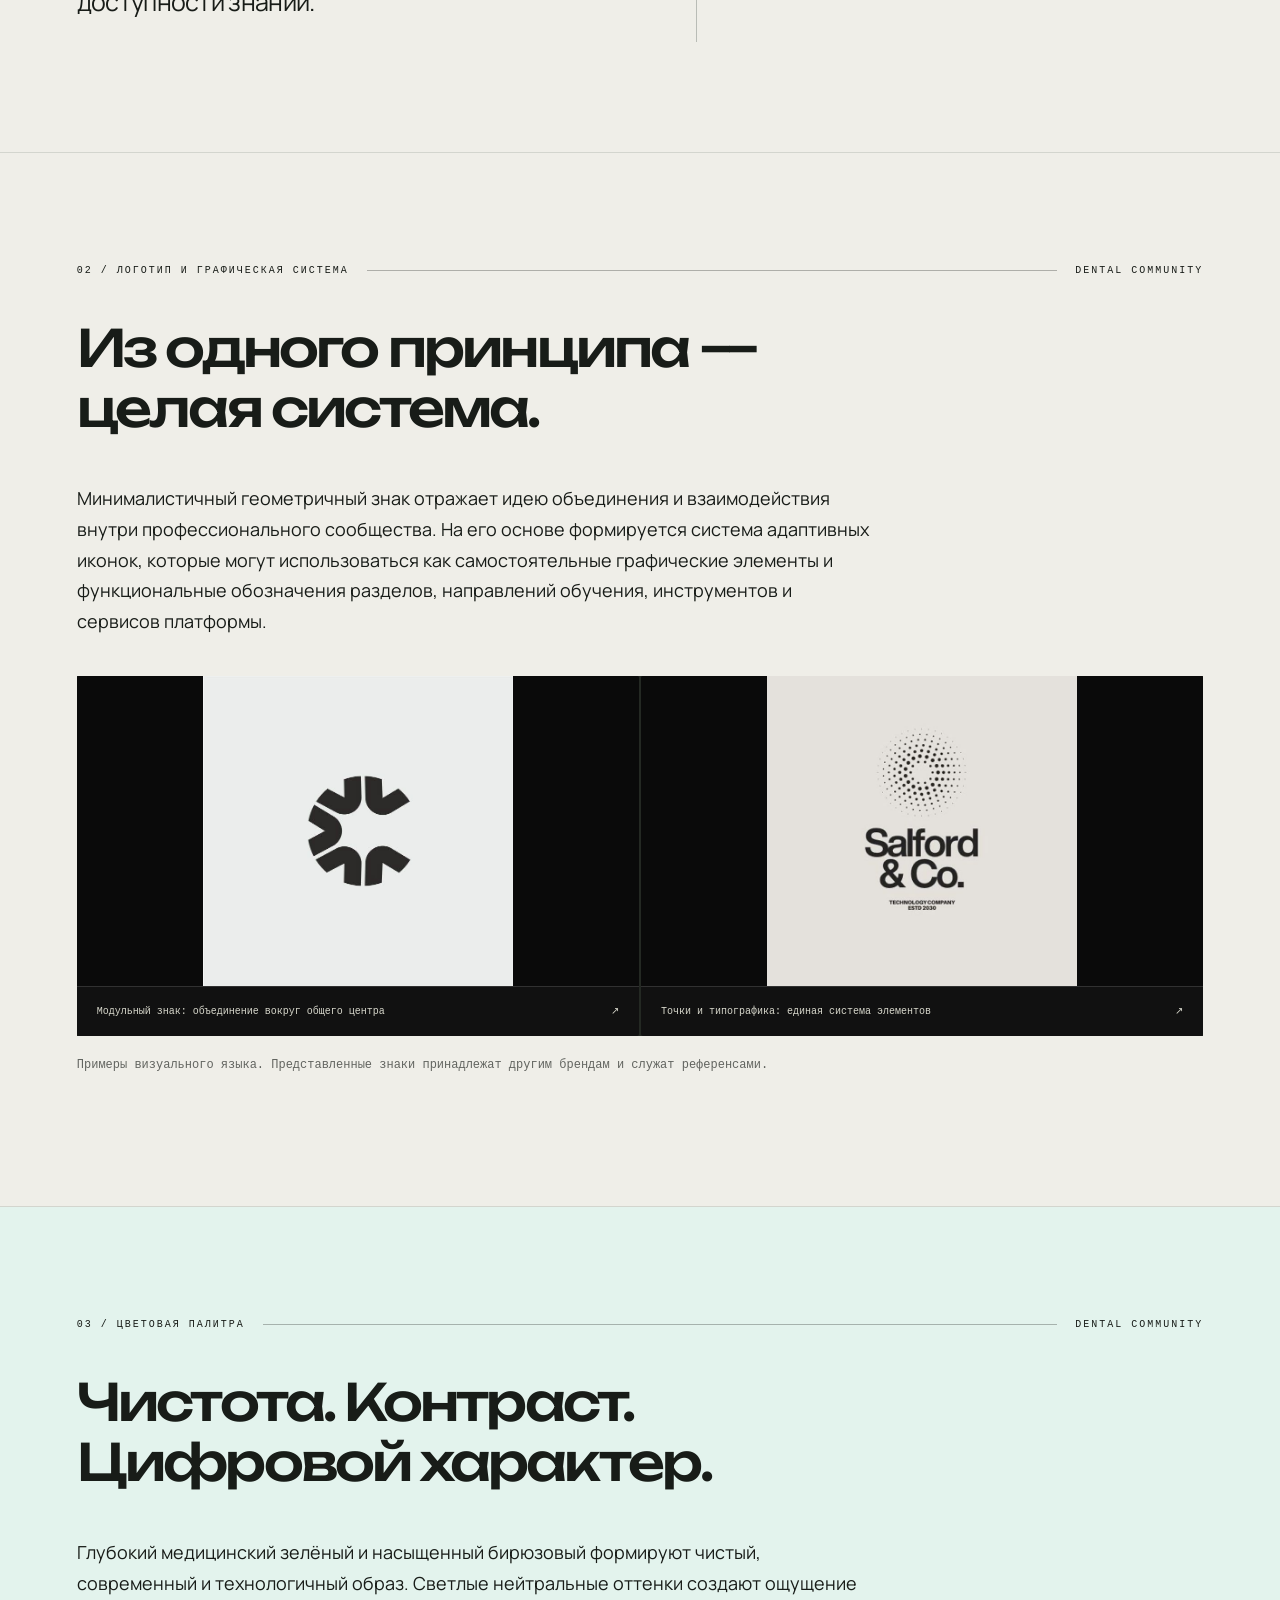
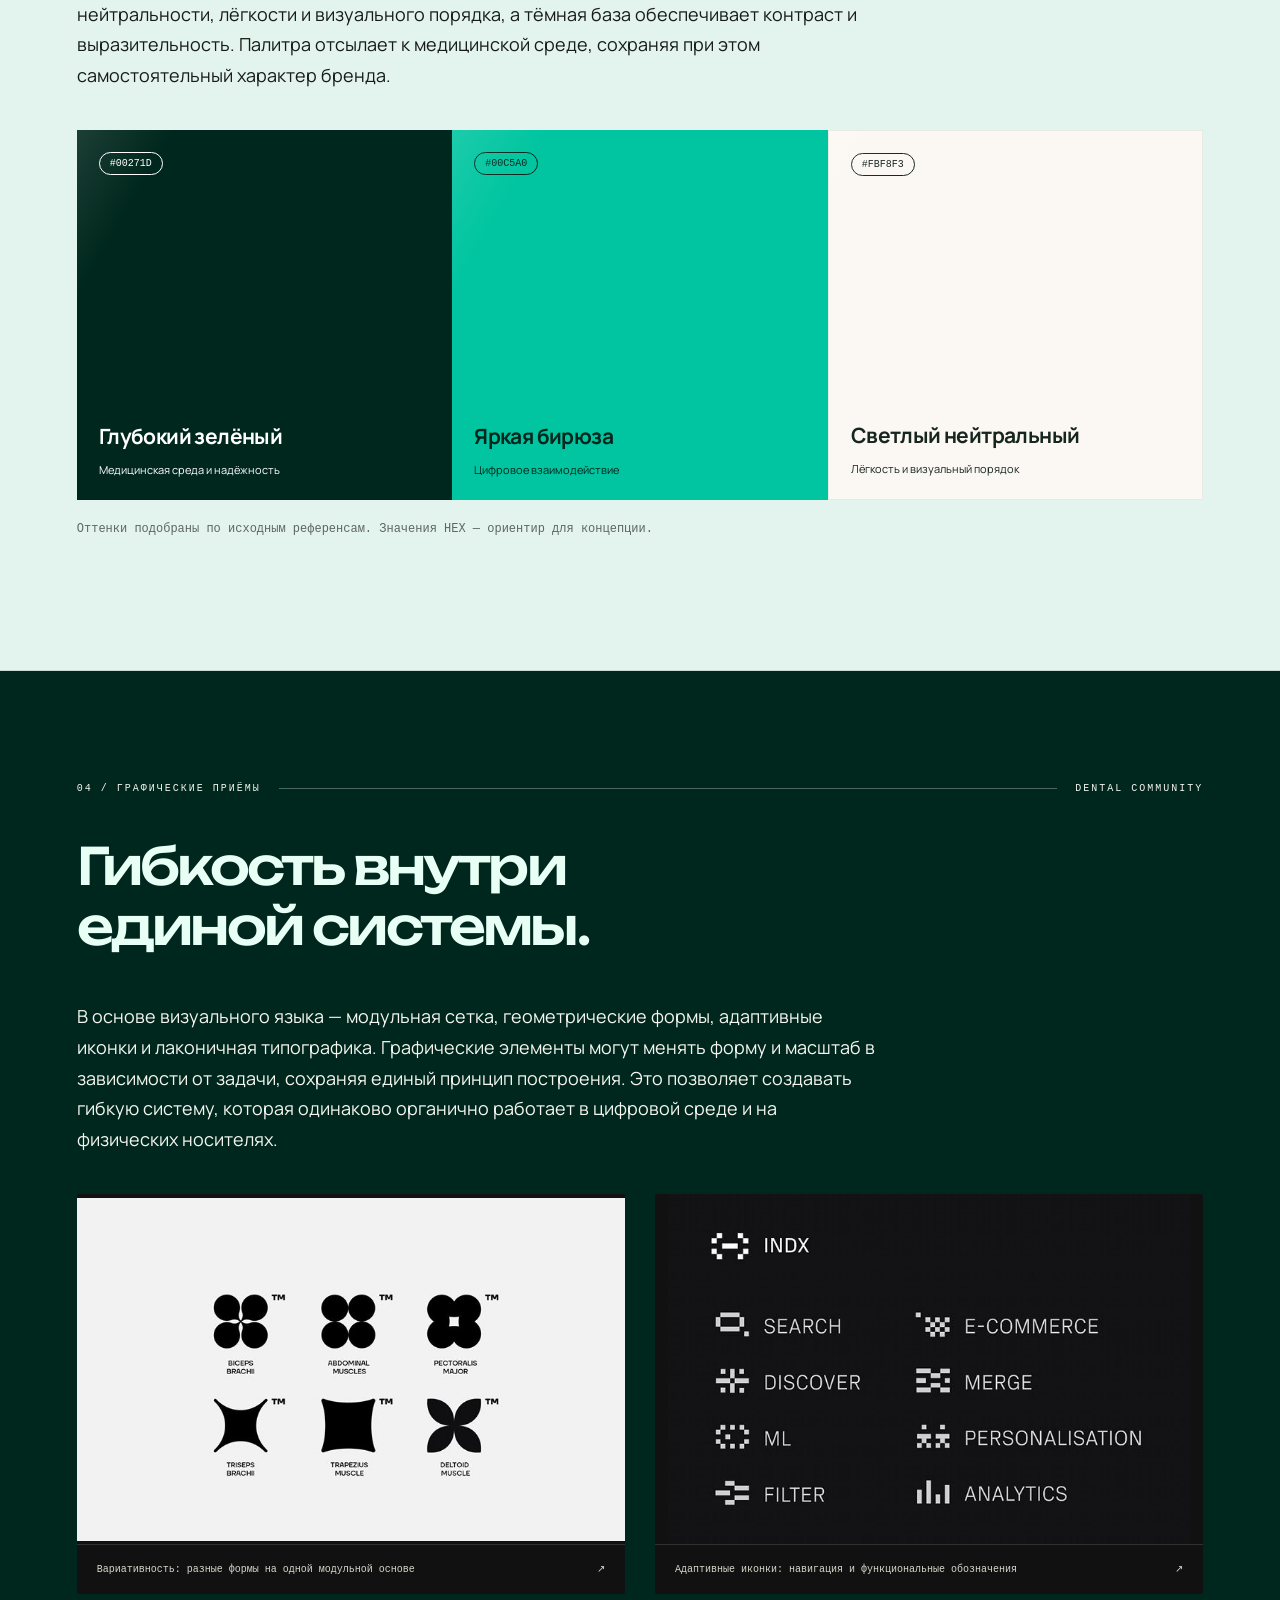
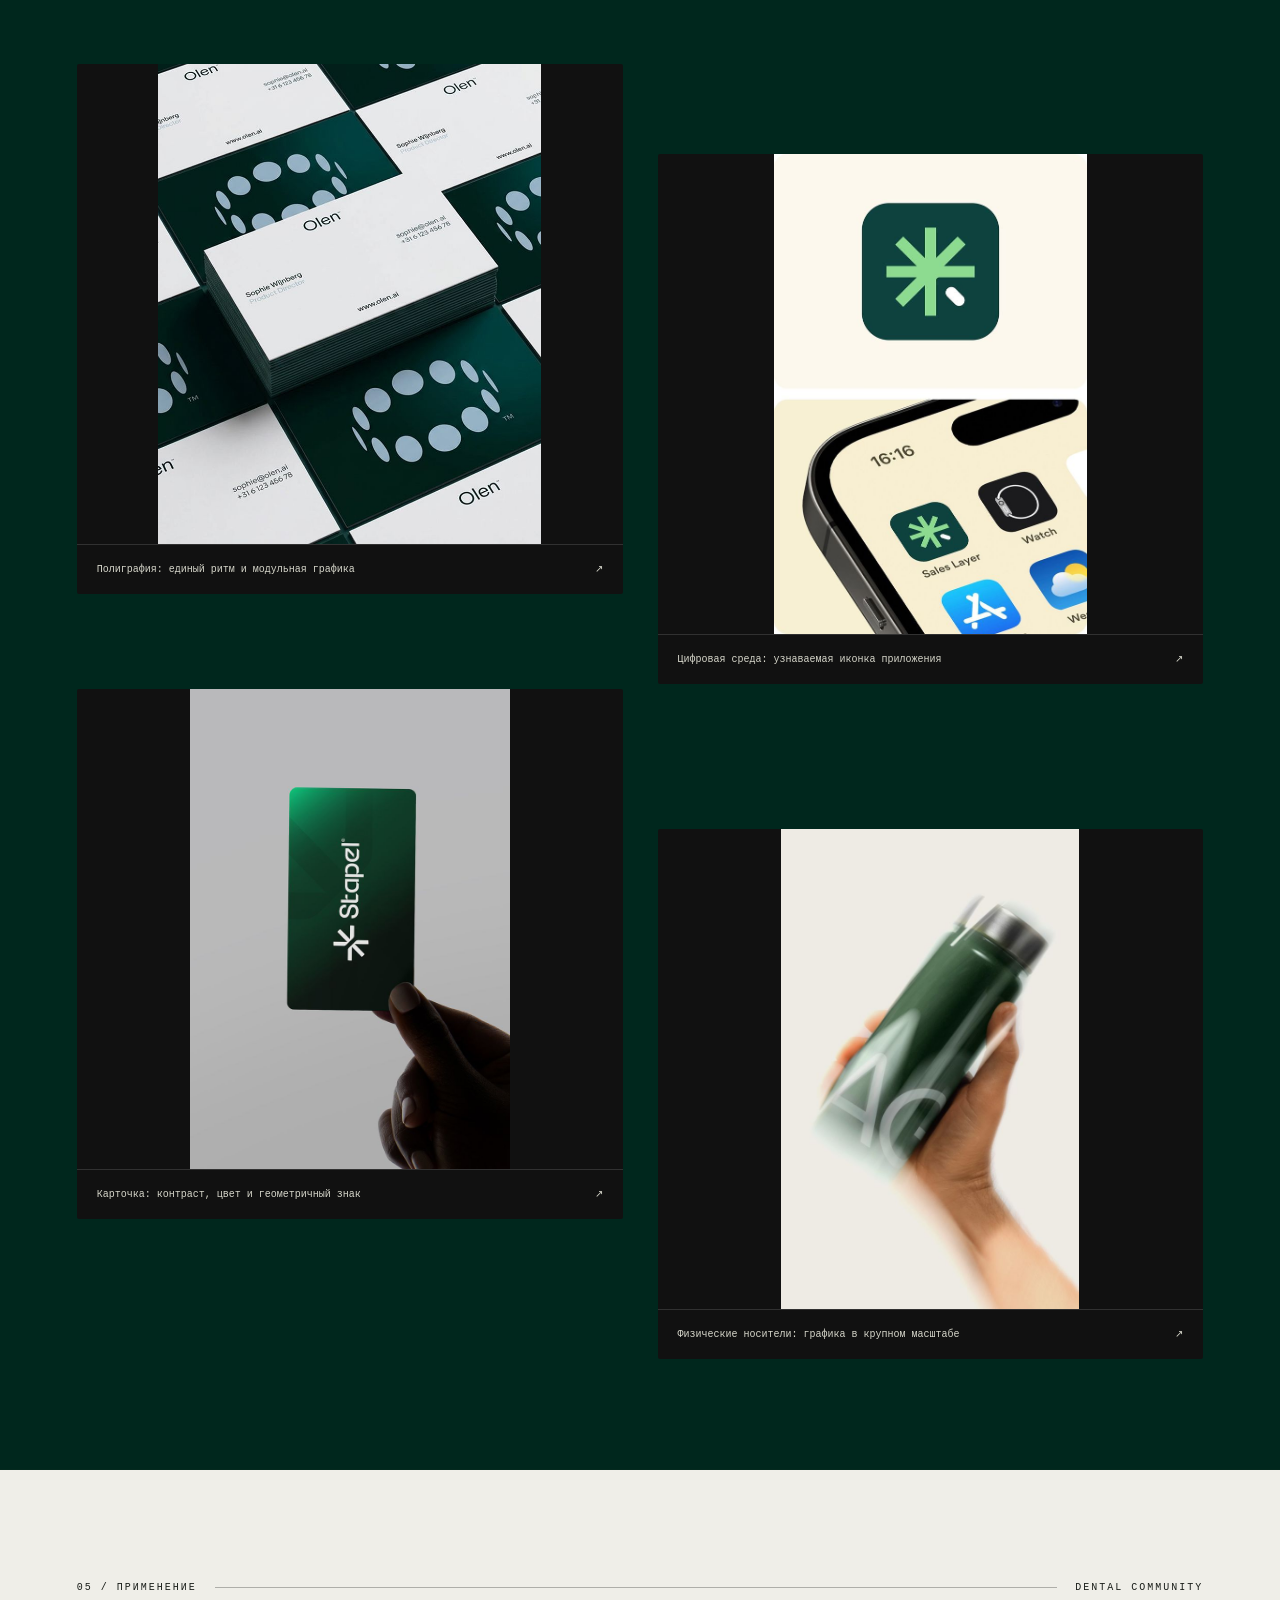
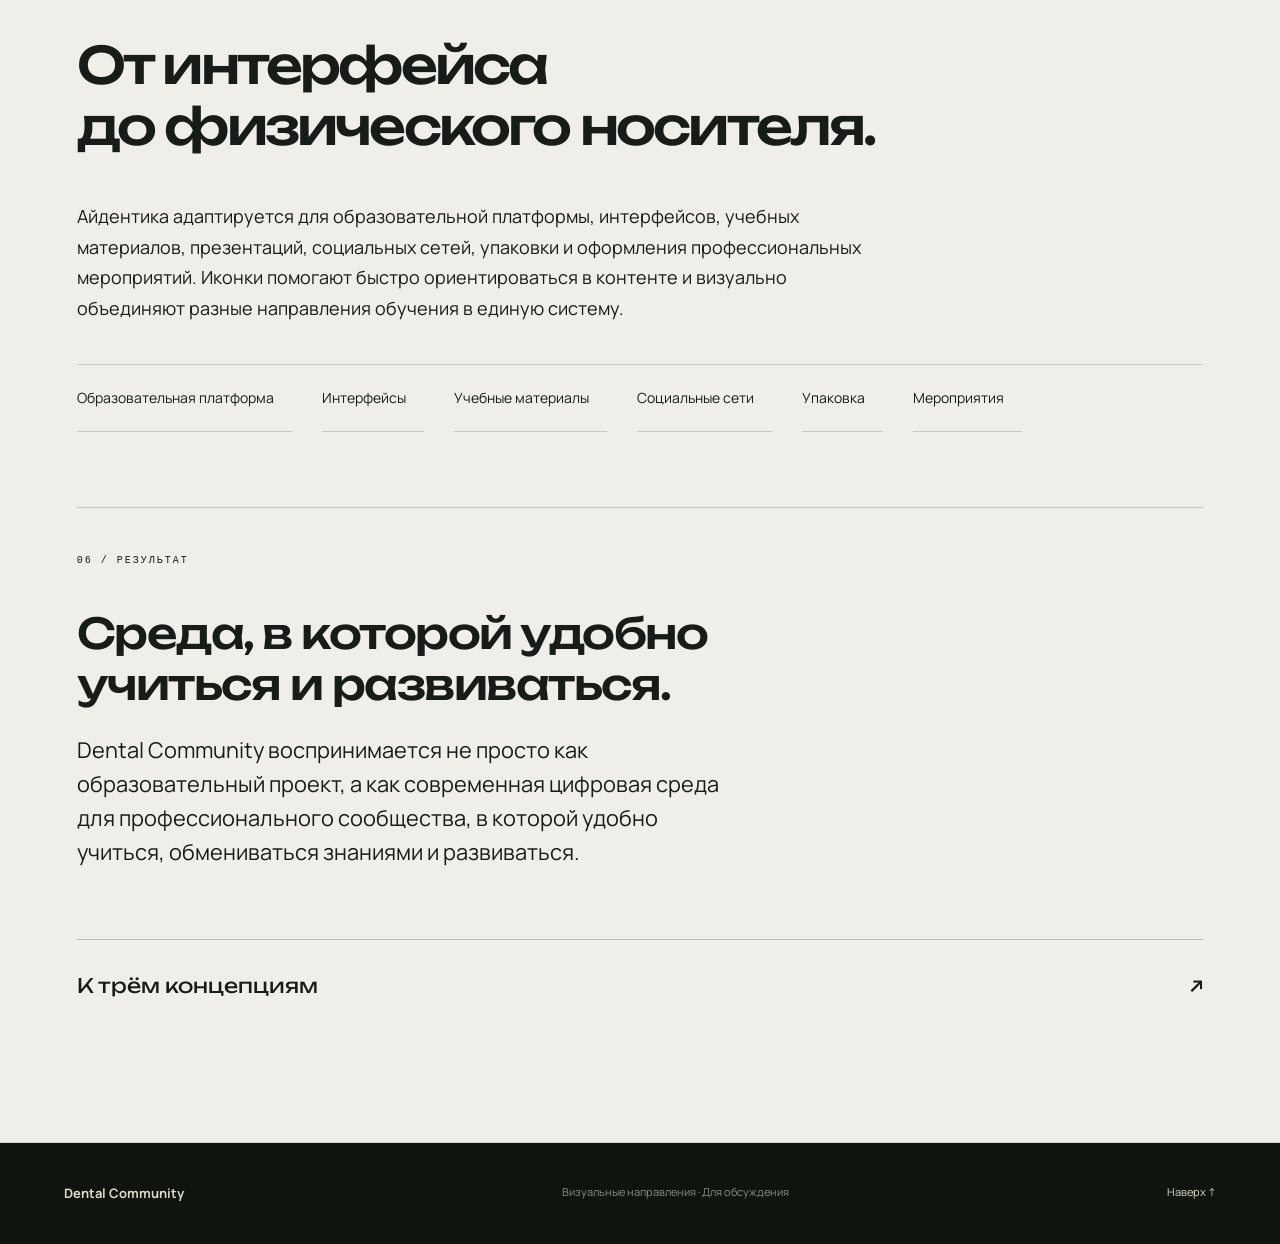
<file: concept-3.html>
<!doctype html><html lang="ru"><head><meta charset="utf-8"><meta name="viewport" content="width=device-width,initial-scale=1"><title>Концепция 03 — Dental Community</title><meta name="description" content="Карта ассоциаций и направления визуальной айдентики образовательного сообщества стоматологов и ассистентов."><link rel="stylesheet" href="style.css"><link rel="stylesheet" href="redesign.css?v=4"></head><body class="digital"><div id="progress"></div><header><a class="brand" href="index.html">DENTAL <br>COMMUNITY<span>ВИЗУАЛЬНЫЕ КОНЦЕПЦИИ / 2026</span></a><nav aria-label="Страницы презентации"><a href="index.html" >Карта ассоциаций</a><a href="concept-1.html" >01 · Технологии</a><a href="concept-2.html" >02 · Академия</a><a href="concept-3.html" aria-current="page" >03 · Digital Health</a></nav></header><main><div class="cursor-aura" aria-hidden="true"></div><section class="hero concept-hero"><canvas class="constellation" aria-hidden="true"></canvas><div class="hero-no" aria-hidden="true">03</div><div class="wrap hero-grid"><div><div class="eyebrow">Концепция 03 / Dental Community</div><h1>Digital<br>Health.</h1><p class="lead">Современная цифровая среда для профессионального сообщества стоматологов и ассистентов.</p><div class="tagline">СИСТЕМНОСТЬ / ВЗАИМОДЕЙСТВИЕ / ЗНАНИЯ</div><a class="cta" href="#idea">Исследовать концепцию <span>↓</span></a></div><div class="hero-reference"><div class="ref-orbit"></div><span class="ref-index" aria-hidden="true">03</span><img src="assets/digital-8.jpg" alt="Ключевой визуальный референс концепции"><span>ВИЗУАЛЬНОЕ НАПРАВЛЕНИЕ / РЕФЕРЕНС</span></div></div></section><div class="ticker" aria-hidden="true"><div><span>СИСТЕМА / ВЗАИМОДЕЙСТВИЕ / DIGITAL HEALTH / </span><span>СИСТЕМА / ВЗАИМОДЕЙСТВИЕ / DIGITAL HEALTH / </span><span>СИСТЕМА / ВЗАИМОДЕЙСТВИЕ / DIGITAL HEALTH / </span><span>СИСТЕМА / ВЗАИМОДЕЙСТВИЕ / DIGITAL HEALTH / </span><span>СИСТЕМА / ВЗАИМОДЕЙСТВИЕ / DIGITAL HEALTH / </span><span>СИСТЕМА / ВЗАИМОДЕЙСТВИЕ / DIGITAL HEALTH / </span></div></div><div class="section-nav"><a href="#idea">Идея</a><a href="#identity">Знак и система</a><a href="#palette">Цвета</a><a href="#graphics">Графика</a><a href="#application">Применение</a></div><section id="idea" class=""><div class="wrap"><div class="eyebrow">01 / Идея<span></span>Dental Community</div><h2>Единая профессиональная<br>экосистема.</h2><div class="two text"><p class="lead">Современное образовательное пространство для стоматологов и ассистентов, где обучение становится частью единой профессиональной экосистемы. Концепция основана на идеях системности, цифрового взаимодействия и доступности знаний.</p><div class="connection"><h3>Связь с картой ассоциаций</h3><p>Объединение → общий центр. Взаимодействие → система модулей. Знания → понятная навигация по направлениям обучения.</p><a href="index.html#map">Вернуться к карте ↗</a></div></div></div></section><section id="identity" class=""><div class="wrap"><div class="eyebrow">02 / Логотип и графическая система<span></span>Dental Community</div><h2>Из одного принципа —<br>целая система.</h2><p class="intro">Минималистичный геометричный знак отражает идею объединения и взаимодействия внутри профессионального сообщества. На его основе формируется система адаптивных иконок, которые могут использоваться как самостоятельные графические элементы и функциональные обозначения разделов, направлений обучения, инструментов и сервисов платформы.</p><div class="gallery logos"><figure><button class="zoom" data-image="assets/digital-1.jpg" aria-label="Увеличить: Модульный знак: объединение вокруг общего центра"><img src="assets/digital-1.jpg" alt="Модульный знак: объединение вокруг общего центра"></button><figcaption>Модульный знак: объединение вокруг общего центра<span>↗</span></figcaption></figure><figure><button class="zoom" data-image="assets/digital-0.jpg" aria-label="Увеличить: Точки и типографика: единая система элементов"><img src="assets/digital-0.jpg" alt="Точки и типографика: единая система элементов"></button><figcaption>Точки и типографика: единая система элементов<span>↗</span></figcaption></figure></div><p class="note">Примеры визуального языка. Представленные знаки принадлежат другим брендам и служат референсами.</p></div></section><section id="palette" class="tinted"><div class="wrap"><div class="eyebrow">03 / Цветовая палитра<span></span>Dental Community</div><h2>Чистота. Контраст.<br>Цифровой характер.</h2><p class="intro">Глубокий медицинский зелёный и насыщенный бирюзовый формируют чистый, современный и технологичный образ. Светлые нейтральные оттенки создают ощущение нейтральности, лёгкости и визуального порядка, а тёмная база обеспечивает контраст и выразительность. Палитра отсылает к медицинской среде, сохраняя при этом самостоятельный характер бренда.</p><div class="palette"><div class="swatch" style="--sw:#00271D;color:#fff"><span>#00271D</span><div><h3>Глубокий зелёный</h3><p>Медицинская среда и надёжность</p></div></div><div class="swatch" style="--sw:#00C5A0;color:#00271D"><span>#00C5A0</span><div><h3>Яркая бирюза</h3><p>Цифровое взаимодействие</p></div></div><div class="swatch" style="--sw:#FBF8F3;color:#17251f"><span>#FBF8F3</span><div><h3>Светлый нейтральный</h3><p>Лёгкость и визуальный порядок</p></div></div></div><p class="note">Оттенки подобраны по исходным референсам. Значения HEX — ориентир для концепции.</p></div></section><section id="graphics" class="dark"><div class="wrap"><div class="eyebrow">04 / Графические приёмы<span></span>Dental Community</div><h2>Гибкость внутри<br>единой системы.</h2><p class="intro">В основе визуального языка — модульная сетка, геометрические формы, адаптивные иконки и лаконичная типографика. Графические элементы могут менять форму и масштаб в зависимости от задачи, сохраняя единый принцип построения. Это позволяет создавать гибкую систему, которая одинаково органично работает в цифровой среде и на физических носителях.</p><div class="gallery digital-icons"><figure><button class="zoom" data-image="assets/digital-4.jpg" aria-label="Увеличить: Вариативность: разные формы на одной модульной основе"><img src="assets/digital-4.jpg" alt="Вариативность: разные формы на одной модульной основе"></button><figcaption>Вариативность: разные формы на одной модульной основе<span>↗</span></figcaption></figure><figure><button class="zoom" data-image="assets/digital-3.jpg" aria-label="Увеличить: Адаптивные иконки: навигация и функциональные обозначения"><img src="assets/digital-3.jpg" alt="Адаптивные иконки: навигация и функциональные обозначения"></button><figcaption>Адаптивные иконки: навигация и функциональные обозначения<span>↗</span></figcaption></figure></div><div class="gallery mood"><figure><button class="zoom" data-image="assets/digital-8.jpg" aria-label="Увеличить: Полиграфия: единый ритм и модульная графика"><img src="assets/digital-8.jpg" alt="Полиграфия: единый ритм и модульная графика"></button><figcaption>Полиграфия: единый ритм и модульная графика<span>↗</span></figcaption></figure><figure><button class="zoom" data-image="assets/digital-5.jpg" aria-label="Увеличить: Цифровая среда: узнаваемая иконка приложения"><img src="assets/digital-5.jpg" alt="Цифровая среда: узнаваемая иконка приложения"></button><figcaption>Цифровая среда: узнаваемая иконка приложения<span>↗</span></figcaption></figure><figure><button class="zoom" data-image="assets/digital-6.jpg" aria-label="Увеличить: Карточка: контраст, цвет и геометричный знак"><img src="assets/digital-6.jpg" alt="Карточка: контраст, цвет и геометричный знак"></button><figcaption>Карточка: контраст, цвет и геометричный знак<span>↗</span></figcaption></figure><figure><button class="zoom" data-image="assets/digital-7.jpg" aria-label="Увеличить: Физические носители: графика в крупном масштабе"><img src="assets/digital-7.jpg" alt="Физические носители: графика в крупном масштабе"></button><figcaption>Физические носители: графика в крупном масштабе<span>↗</span></figcaption></figure></div></div></section><section id="application" class=""><div class="wrap"><div class="eyebrow">05 / Применение<span></span>Dental Community</div><h2>От интерфейса<br>до физического носителя.</h2><p class="intro">Айдентика адаптируется для образовательной платформы, интерфейсов, учебных материалов, презентаций, социальных сетей, упаковки и оформления профессиональных мероприятий. Иконки помогают быстро ориентироваться в контенте и визуально объединяют разные направления обучения в единую систему.</p><div class="uses"><span>Образовательная платформа</span><span>Интерфейсы</span><span>Учебные материалы</span><span>Социальные сети</span><span>Упаковка</span><span>Мероприятия</span></div><div class="digital-result"><span class="eyebrow">06 / Результат</span><h3>Среда, в которой удобно<br>учиться и развиваться.</h3><p class="lead">Dental Community воспринимается не просто как образовательный проект, а как современная цифровая среда для профессионального сообщества, в которой удобно учиться, обмениваться знаниями и развиваться.</p></div><a class="next" href="index.html#directions">К трём концепциям<span>↗</span></a></div></section></main><footer><b>Dental Community</b><span>Визуальные направления · Для обсуждения</span><a href="#">Наверх ↑</a></footer><dialog><button class="close" aria-label="Закрыть">Закрыть ×</button><img alt="Увеличенный референс"></dialog><script src="app.js"></script><script src="motion.js?v=4"></script></body></html>
</file>
<file: style.css>
@import url('https://fonts.googleapis.com/css2?family=Manrope:wght@400;500;600;700;800&display=swap');
*{box-sizing:border-box}html{scroll-behavior:smooth;scroll-padding-top:115px}body{margin:0;background:#f6f4ed;color:#222c2a;font:16px/1.6 Manrope,Arial,sans-serif;--accent:#507060;--dark:#17352e;--tint:#e6ebe4}a{color:inherit}button{font:inherit}img{max-width:100%;display:block}header{min-height:86px;position:sticky;top:0;z-index:20;padding:16px 4vw;background:#f6f4edf5;backdrop-filter:blur(15px);border-bottom:1px solid #23332d22;display:flex;align-items:center;justify-content:space-between;gap:25px}.brand{font-weight:800;line-height:1.05;text-decoration:none;font-size:17px;letter-spacing:-.6px;white-space:nowrap}.brand span{display:block;font:8px/1.4 monospace;letter-spacing:1.2px;margin-top:6px}nav{display:flex;gap:7px}nav a{padding:9px 14px;border:1px solid #25352d33;border-radius:30px;text-decoration:none;font-size:12px;white-space:nowrap}nav a:hover,nav a[aria-current]{background:var(--dark);color:white;border-color:var(--dark)}#progress{height:3px;position:fixed;top:0;z-index:50;background:var(--accent);width:0}section{padding:85px 6vw;border-bottom:1px solid #24342b22}.wrap{max-width:1220px;margin:auto}.eyebrow{font:11px/1.5 monospace;letter-spacing:1.8px;text-transform:uppercase;display:flex;align-items:center;gap:18px;margin-bottom:30px}.eyebrow span{height:1px;background:currentColor;opacity:.3;flex:1}.hero{padding-top:70px;padding-bottom:70px;min-height:calc(100svh - 86px);display:flex;align-items:center}.hero>.wrap{width:100%}.hero-grid{display:grid;grid-template-columns:1.2fr 1fr;gap:7%;align-items:center}h1{font-size:clamp(54px,6.8vw,100px);font-weight:600;line-height:1.02;letter-spacing:-5px;margin:0 0 30px}h1 em{font-style:normal;color:var(--accent)}h2{font-size:clamp(34px,4.5vw,64px);line-height:1.08;font-weight:600;letter-spacing:-2.5px;margin:0 0 36px}h3{margin:0 0 12px;font-size:25px;line-height:1.2;letter-spacing:-.6px}p{margin:0 0 20px}.lead{font-size:clamp(18px,1.7vw,23px);line-height:1.55;max-width:650px}.cta{display:flex;align-items:center;justify-content:space-between;text-decoration:none;border-bottom:1px solid currentColor;padding:18px 0;max-width:380px;margin-top:28px;font-size:14px}.cta span{font-size:25px}.portrait{position:relative;padding:0 22px 28px 0}.portrait:after{content:'';position:absolute;inset:30px 0 0 25px;border:1px solid #68766b;z-index:-1}.portrait img{width:100%;height:490px;object-fit:cover}.portrait>span,.hero-reference>span{font:10px monospace;letter-spacing:1px;display:block;margin-top:16px}.two{display:grid;grid-template-columns:1fr 1fr;gap:8%}.text>p{max-width:580px}.intro{max-width:850px;font-size:18px;line-height:1.7;margin-bottom:40px}.dark{background:var(--dark);color:#f4f5ef}.mindmap{display:grid;grid-template-columns:.8fr 1.7fr;align-items:center;gap:7%;padding-top:20px}.map-root{font-size:38px;line-height:1.15;letter-spacing:-1px;border:1px solid #f7f5eb88;border-radius:50%;aspect-ratio:1;display:flex;justify-content:center;align-items:center;flex-direction:column;text-align:center;position:relative}.map-root:after{content:'';position:absolute;left:100%;width:23%;height:1px;background:#f7f5eb88}.map-root small{font:9px monospace;letter-spacing:1px;margin-top:22px}.branches{border-left:1px solid #f7f5eb88;padding-left:30px;display:grid;grid-template-columns:1fr 1fr;gap:35px}.branches article{border-top:1px solid #f7f5eb55;padding-top:20px}.branches article>span{font:9px/1.6 monospace;letter-spacing:1px;display:block;margin-bottom:16px;color:#c2d2c6}.branches p{font-size:14px;opacity:.8}.board{max-width:1050px;margin:auto;background:#fdf9f1}.board button{width:100%}.board img{width:100%}.zoom{padding:0;border:0;background:transparent;cursor:zoom-in;display:block}.note{font:12px/1.6 monospace;opacity:.65;margin-top:20px;max-width:820px}.direction-grid{display:grid;grid-template-columns:1fr 1fr;gap:25px}.direction{padding:32px 32px 0;text-decoration:none;overflow:hidden}.direction>span{font:11px monospace;letter-spacing:1px}.direction h3{font-size:46px;margin:35px 0 20px;letter-spacing:-2px}.direction p{font-size:12px}.direction img{height:330px;width:100%;object-fit:cover;transition:transform .3s}.direction:hover img{transform:scale(1.025)}.tech-preview{background:#083b43;color:#dbf5f7}.academy-preview{background:#202e4b;color:#f6ecd6}.pending-link{display:flex;justify-content:space-between;padding:30px 0;text-decoration:none;border-bottom:1px solid #25352d44;font-size:14px;margin-top:20px}.tech{--accent:#007180;--dark:#062e33;--tint:#e1eff0}.academy{--accent:#9b8155;--dark:#202e4b;--tint:#eae5db}.concept-hero{background:var(--dark);color:#fff}.concept-hero h1{font-size:clamp(54px,6vw,88px)}.academy .concept-hero h1{font-family:Georgia,serif;font-weight:400}.hero-reference img{width:100%;height:490px;object-fit:contain;background:#0c0f10}.hero-reference>span{opacity:.6}.tagline{font:10px monospace;letter-spacing:1.5px;margin-top:24px;color:#fff9}.section-nav{display:flex;gap:35px;justify-content:center;padding:22px 5vw;border-bottom:1px solid #24342b22}.section-nav a{font-size:12px;text-decoration:none}.connection{border-left:1px solid #23332d44;padding-left:30px}.connection h3{font-size:17px}.connection p{font-size:16px}.connection a{font-size:12px}.gallery{display:grid;grid-template-columns:1fr 1fr;gap:24px}figure{margin:0;background:#111;color:#eee}figure img{width:100%;height:100%;object-fit:contain}.gallery .zoom{width:100%;height:420px}.logos .zoom{height:310px;background:#0a0a0a}.gallery figcaption{padding:14px 18px;display:flex;justify-content:space-between;font:11px/1.5 monospace;border-top:1px solid #ffffff22}.mood figure:nth-child(3):last-child{grid-column:1/-1}.palette{display:grid;grid-template-columns:repeat(4,1fr)}.swatch{background:var(--sw);padding:22px;min-height:290px;display:flex;flex-direction:column;justify-content:space-between}.swatch>span{font:11px monospace}.swatch h3{font-size:20px}.swatch p{font-size:12px;margin:0}.tinted{background:var(--tint)}.uses{display:flex;flex-wrap:wrap;gap:12px}.uses span{border:1px solid #20352b44;border-radius:30px;padding:12px 18px;font-size:13px}.next{display:flex;justify-content:space-between;border-top:1px solid #24342b44;padding-top:25px;margin-top:70px;text-decoration:none;font-size:22px}.waiting{position:relative;overflow:hidden}.waiting .wrap{position:relative}.waiting-number{position:absolute;right:0;top:-50px;font-size:340px;line-height:1;font-weight:800;color:#263e3010;z-index:-1}.waiting p{max-width:600px}footer{display:flex;justify-content:space-between;gap:20px;padding:35px 6vw;font-size:11px}footer b{font-size:13px}footer a{text-decoration:none}dialog{border:0;padding:50px 20px 20px;max-width:95vw;max-height:95vh;background:#e9e9e5}dialog::backdrop{background:#000d}dialog img{margin:auto;max-width:100%;height:auto}.close{position:fixed;right:5vw;top:4vh;background:#fff;padding:12px 20px;border:1px solid #222;cursor:pointer;z-index:5}:focus-visible{outline:3px solid #e0aa47;outline-offset:4px}@media(min-width:1500px){.hero{min-height:780px}}@media(max-width:850px){header{align-items:flex-start;flex-direction:column;gap:15px;padding:14px 5vw}nav{max-width:100%;overflow-x:auto;padding-bottom:3px;width:100%}nav a{font-size:10px;padding:8px 12px}.brand{font-size:14px}.brand br{display:none}.brand span{font-size:7px}.hero-grid{grid-template-columns:1fr;gap:45px}.hero{min-height:0;padding-top:50px}h1{letter-spacing:-3px;font-size:64px}.hero-reference img{height:420px}.portrait{max-width:500px}.portrait img{height:400px}.two{grid-template-columns:1fr;gap:25px}.mindmap{grid-template-columns:1fr;gap:40px}.map-root{max-width:300px;margin:auto;width:100%}.map-root:after{display:none}.branches{border:0;padding:0}.section-nav{gap:20px;overflow-x:auto;justify-content:flex-start;white-space:nowrap}.direction h3{font-size:34px}.direction{padding:25px 20px 0}.direction img{height:250px}.gallery .zoom{height:300px}.logos .zoom{height:240px}.palette{grid-template-columns:1fr 1fr}.swatch{min-height:230px}section{padding:60px 5vw}.eyebrow{font-size:9px;letter-spacing:1px}h2{letter-spacing:-1.5px}.waiting-number{font-size:220px;top:30px}.next{font-size:17px}footer{flex-wrap:wrap}footer span{order:3;width:100%}}@media(max-width:520px){.direction-grid,.gallery{grid-template-columns:1fr}.branches{grid-template-columns:1fr}.map-root{width:260px}.hero-reference img{height:350px}.gallery .zoom{height:auto;min-height:220px}.gallery img{height:auto;max-height:540px;object-fit:contain}.logos .zoom{height:280px}.logos img{height:100%}.direction img{height:300px}.intro{font-size:16px}.pending-link{gap:20px;font-size:12px}.swatch{padding:18px}.swatch h3{font-size:17px}.concept-hero h1{font-size:53px}.connection{padding-left:20px}.board{margin-left:-10px;margin-right:-10px}}
@media(prefers-reduced-motion:reduce){html{scroll-behavior:auto}*{transition:none!important}}

.academy .swatch:nth-child(2){color:#171b1c!important}
</file>
<file: redesign.css>
@import url('https://fonts.googleapis.com/css2?family=Unbounded:wght@400;500;600;700;800&family=Cormorant+Garamond:ital,wght@0,400;0,500;1,400&display=swap');
:root{--ease:cubic-bezier(.22,1,.36,1)}body{--accent:#64734b;--dark:#10140f;--tint:#e9ecd7;background:#efeee8;color:#181c18}body.tech{--accent:#007180;--dark:#061c20;--tint:#daeeee}body.academy{--accent:#9b8155;--dark:#141f34;--tint:#e8e2d6}header{position:absolute;top:0;width:100%;background:transparent;backdrop-filter:none;border-bottom:1px solid #ffffff24;color:#f5f5ec;padding:24px 4vw;min-height:90px}nav a{border-color:#ffffff30;background:#ffffff05;font-size:11px}nav a:hover,nav a[aria-current]{background:#e1f0a6;color:#10140f;border-color:#e1f0a6}.tech nav a[aria-current]{background:#85e9ec;border-color:#85e9ec}.academy nav a[aria-current]{background:#dfc394;border-color:#dfc394}.brand{font-size:14px;letter-spacing:-.4px}.brand span{font-size:7px;opacity:.65}.hero{position:relative;overflow:hidden;min-height:100svh;padding:150px 5vw 80px;background:#10140f;color:#f2f2e9;isolation:isolate}.hero:before{content:'';position:absolute;inset:0;background:radial-gradient(ellipse at 72% 45%,#64764440,transparent 52%);z-index:-1}.hero:after{content:'';position:absolute;inset:0;background-image:url("data:image/svg,%3Csvg viewBox='0 0 180 180' xmlns='http://www.w3.org/2000/svg'%3E%3Cfilter id='n'%3E%3CfeTurbulence type='fractalNoise' baseFrequency='.9' numOctaves='3' stitchTiles='stitch'/%3E%3C/filter%3E%3Cpath fill='%23fff' opacity='.12' filter='url(%23n)' d='M0 0h180v180H0z'/%3E%3C/svg%3E");opacity:.18;pointer-events:none;z-index:5}.hero .wrap{max-width:1400px;position:relative;z-index:2}.hero-grid{grid-template-columns:1.1fr 1fr;gap:3%}.hero .eyebrow{color:#d9e9aa;font-size:10px;letter-spacing:2px;margin-bottom:35px}.hero h1{font-family:Unbounded,Arial,sans-serif;font-size:clamp(56px,6.3vw,106px);font-weight:500;letter-spacing:-5px;line-height:1.16;margin-bottom:32px}.hero h1 em{color:#dceba6}.hero .lead{font-size:17px;max-width:450px;color:#d5d8ce}.hero .cta{max-width:330px;margin-top:32px;color:#e1f0a6;border-bottom-color:#e1f0a655}.cta span{transition:transform .4s}.cta:hover span{transform:translate(5px,5px)}.hero-no{position:absolute;bottom:-12vw;right:0;font:600 40vw/1 Unbounded,sans-serif;color:#ffffff03;pointer-events:none;letter-spacing:-4vw}.constellation{position:absolute;inset:0;pointer-events:none;width:100%;height:100%;opacity:.6;z-index:0}.orbit-scene{height:570px;position:relative;perspective:900px;transform-style:preserve-3d}.sphere{position:absolute;width:270px;height:270px;top:50%;left:50%;transform:translate(-50%,-50%);border-radius:50%;background:radial-gradient(circle at 30% 20%,#fbffd1,#b6ce6d 15%,#5a7138 44%,#142510 76%);box-shadow:inset -20px -25px 45px #000a,inset 8px 8px 30px #f1ffc655,0 0 110px #c2e56c18;display:flex;flex-direction:column;align-items:center;justify-content:center;color:#eff6d3;animation:breathe 7s ease-in-out infinite}.sphere>span{font:500 70px/1 Unbounded;letter-spacing:-6px;text-shadow:0 2px 20px #0004}.sphere small{font:8px/1.7 monospace;letter-spacing:2px;text-align:center;margin-top:17px;opacity:.7}.orbit-ring{position:absolute;top:50%;left:50%;width:470px;height:470px;border:1px solid #c8dc8e4d;border-radius:50%;transform:translate(-50%,-50%) rotateX(62deg) rotateZ(-30deg);animation:orbit 22s linear infinite}.ring-b{width:520px;height:520px;animation-direction:reverse;transform:translate(-50%,-50%) rotateY(58deg) rotateZ(35deg);border-color:#c8dc8e25}.ring-c{width:390px;height:390px;border-style:dashed;border-color:#c8dc8e18;animation-duration:35s}.orbit-ring:after{content:'';position:absolute;top:20%;left:8%;width:9px;height:9px;background:#e9ffc1;border-radius:50%;box-shadow:0 0 20px #cbea85}.orbit-photo{position:absolute;width:135px;height:170px;border:5px solid #eeeecc18;box-shadow:0 15px 50px #0006;z-index:3;animation:float 7s ease-in-out infinite}.orbit-photo img{width:100%;height:100%;object-fit:cover}.photo-a{left:4%;top:12%;transform:rotate(-12deg)}.photo-b{right:0;bottom:13%;width:160px;height:115px;transform:rotate(10deg);animation-delay:-3s}.orbit-label{position:absolute;font:10px monospace;letter-spacing:2px;color:#e3eccb;background:#171e14cc;border:1px solid #d1e69b40;padding:10px 16px;border-radius:30px;z-index:4}.orbit-label i{display:inline-block;background:#cbe590;width:5px;height:5px;border-radius:50%;margin-right:6px;box-shadow:0 0 9px #cbe590}.label-a{left:3%;bottom:26%}.label-b{top:15%;right:12%}.label-c{bottom:8%;left:32%}.orbit-coordinates{position:absolute;bottom:0;left:15%;font:8px monospace;letter-spacing:2px;color:#e8f1cb60}.ticker{overflow:hidden;padding:20px 0;background:#dbeaa5;color:#1c2615;border:0}.ticker>div{display:flex;width:max-content;animation:marquee 35s linear infinite}.ticker span{font:500 17px Unbounded,sans-serif;white-space:nowrap;padding-right:25px;letter-spacing:1px}.tech .ticker{background:#8ee7e7;color:#073336}.academy .ticker{background:#d7bd90;color:#2c261e}.ticker:hover>div{animation-play-state:paused}section:not(.hero){padding:110px 6vw}.wrap{max-width:1280px}h2{font:500 clamp(32px,4vw,61px)/1.18 Unbounded,sans-serif;letter-spacing:-2.8px;max-width:1100px;margin-bottom:45px}.eyebrow{font-size:10px;letter-spacing:2px;margin-bottom:40px}.text .lead{font-size:25px;letter-spacing:-.7px}.text>p:last-child{color:#5a6056;font-size:17px}.intro{max-width:800px;font-size:18px}.two{gap:10%}.dark{background:#11180f}.dark h2{color:#e5edcc}#thought{position:relative}#thought:after{content:'↗';position:absolute;right:6vw;top:70px;font:130px Unbounded;color:#c2c9ad50;pointer-events:none}.mindmap{grid-template-columns:.9fr 1.6fr;gap:9%}.map-root{font-family:Unbounded;font-size:30px;border-color:#d6e7a147;position:relative;background:radial-gradient(circle at 30% 20%,#b9d77820,transparent 60%);box-shadow:inset 0 0 45px #dae8ac08}.map-root small{font-size:8px}.map-pulse{position:absolute;inset:-15px;border:1px dashed #d6e7a133;border-radius:50%;animation:spin 60s linear infinite}.map-pulse:after{content:'';width:10px;height:10px;border-radius:50%;background:#dbeaa5;position:absolute;left:15%;top:13%;box-shadow:0 0 30px #dbeaa5}.branches{gap:30px 45px}.branches article{position:relative;transition:transform .5s,color .5s;border-color:#e5efc733}.branches article:hover{transform:translateX(7px);color:#e1f0a6}.branches h3{font-size:26px}.branches article>span{color:#b0bf8a;font-size:8px}.board{box-shadow:0 25px 80px #1e291010;transform:rotate(-1deg);transition:transform .8s}.board:hover{transform:rotate(0)}.direction-grid{gap:35px}.direction{position:relative;min-height:580px;padding:40px 35px 0;border-radius:3px;transition:transform .6s var(--ease)}.direction:hover{transform:translateY(-12px)}.direction h3{font:500 40px/1.2 Unbounded;letter-spacing:-2px;margin:38px 0 22px}.direction>span{display:block;border-bottom:1px solid #ffffff30;padding-bottom:20px}.direction img{height:310px;object-fit:contain;transform:rotate(-6deg);margin-top:40px;box-shadow:0 10px 60px #0004}.direction:hover img{transform:rotate(0) scale(1.05)}.academy-preview h3{font-family:'Cormorant Garamond',Georgia,serif;font-size:64px;line-height:.95}.pending-link{font-size:16px;padding:35px 0}.concept-hero h1{font-size:clamp(52px,5.9vw,94px);line-height:1.15}.tech .hero:before{background:radial-gradient(ellipse at 80% 40%,#24c4d14d,transparent 55%),linear-gradient(120deg,#04171b,#073a40)}.tech .hero .eyebrow,.tech .hero .cta{color:#a6f5f4}.tech .hero-reference{transform:rotate(-7deg);animation:float 9s ease-in-out infinite}.hero-reference{position:relative;padding:50px 10px}.hero-reference img{position:relative;z-index:2;height:430px;object-fit:contain;background:#07191a;box-shadow:0 30px 90px #0008;border:1px solid #ffffff20}.hero-reference>span:last-child{position:relative;z-index:3;font-size:8px;letter-spacing:2px;color:#fff9}.ref-index{position:absolute!important;right:-15px;top:-70px;font:400 180px/1 Unbounded!important;color:#ffffff0b!important;z-index:0!important}.ref-orbit{position:absolute;inset:0;border:1px solid #77e5e23a;border-radius:50%;transform:rotate(-30deg) scaleX(1.3);animation:orbit2 24s linear infinite}.ref-orbit:after{content:'';position:absolute;top:8%;left:10%;width:12px;height:12px;background:#afffff;border-radius:50%;box-shadow:0 0 50px #afffff}.academy .hero{background:#111a2c}.academy .hero:before{background:radial-gradient(ellipse at 80% 35%,#bb8e4030,transparent 58%)}.academy .hero h1{font-family:'Cormorant Garamond',Georgia,serif;font-size:clamp(90px,10vw,155px);line-height:.83;font-weight:400;letter-spacing:-5px;margin-bottom:40px}.academy .hero .eyebrow,.academy .hero .cta{color:#e5cfa8}.academy .hero-reference{transform:rotate(6deg);animation:float 12s ease-in-out infinite}.academy .hero-reference img{background:#0a0a0a}.academy .ref-orbit{border-color:#decba544;transform:rotate(25deg) scaleX(1.2);animation-duration:40s}.academy .ref-orbit:after{background:#f1d69f;box-shadow:0 0 40px #f1d69f}.academy h2{font-family:'Cormorant Garamond',Georgia,serif;font-size:clamp(48px,5.4vw,82px);line-height:.98;font-weight:500;letter-spacing:-2px}.section-nav{position:sticky;top:0;background:#eeede6ee;backdrop-filter:blur(20px);z-index:15;padding:20px 5vw;gap:45px}.section-nav a{font-size:11px;text-transform:uppercase;letter-spacing:1px;position:relative}.section-nav a:after{content:'';position:absolute;bottom:-6px;left:0;width:0;height:1px;background:currentColor;transition:width .3s}.section-nav a:hover:after{width:100%}.gallery{gap:30px}.gallery figure{overflow:hidden;border-radius:2px;transition:transform .7s var(--ease),box-shadow .7s}.gallery figure:hover{transform:translateY(-7px);box-shadow:0 20px 50px #0003}.gallery img{transition:transform 1s var(--ease)}.gallery figure:hover img{transform:scale(1.045)}.gallery figcaption{font-size:10px;padding:17px 20px;color:#d7d7cb}.logos{gap:2px;background:#242923}.palette{gap:0;min-height:370px;align-items:stretch}.swatch{min-height:370px;position:relative;transition:flex .7s,transform .5s;overflow:hidden}.swatch:after{content:'';position:absolute;inset:-100%;background:linear-gradient(120deg,transparent 42%,#ffffff28 50%,transparent 58%);transform:translateX(-30%);transition:transform 1s}.swatch:hover:after{transform:translateX(30%)}.swatch:hover{transform:translateY(-12px)}.swatch h3{font-size:21px;position:relative;z-index:1}.swatch>span{border:1px solid currentColor;border-radius:30px;padding:5px 10px;align-self:flex-start;font-size:10px}.swatch p{font-size:11px}.tech .dark{background:#061d20}.academy .dark{background:#141f34}.mood{grid-template-columns:1fr 1fr;align-items:start;gap:55px 35px}.mood figure:nth-child(even){margin-top:90px}.mood .zoom{height:480px}.mood figure:nth-child(3){margin-top:-50px}.mood figure:nth-child(5){grid-column:1/-1;max-width:650px;width:100%;margin:0 auto}.mood figure:nth-child(5) .zoom{height:550px}.uses{gap:0;border-top:1px solid #20352b33}.uses span{border:0;border-bottom:1px solid #20352b33;border-radius:0;padding:22px 18px 22px 0;margin-right:30px;font-size:14px}.next{font-family:Unbounded;font-size:20px;padding:30px 0;transition:padding .4s}.next:hover{padding-left:15px;padding-right:15px}.waiting{min-height:100svh}.waiting-number{color:#dceba615;font:500 35vw Unbounded;right:-4vw;top:0;animation:float 9s ease-in-out infinite}.waiting .eyebrow{color:#dceba6}.waiting h1{font-size:clamp(54px,7vw,110px)}footer{padding:40px 5vw;background:#10140f;color:#d9dfcb}footer span{opacity:.6}.cursor-aura{position:fixed;width:300px;height:300px;border-radius:50%;background:radial-gradient(circle,#cadf7c0b,transparent 70%);transform:translate(-50%,-50%);pointer-events:none;z-index:25;opacity:0;transition:opacity .5s}body.leaving main{opacity:0;transform:translateY(-12px);transition:opacity .18s,transform .18s}main{transition:opacity .25s}.reveal{opacity:0;transform:translateY(45px);transition:opacity 1s var(--ease),transform 1s var(--ease);transition-delay:var(--delay,0ms)}.reveal.visible{opacity:1;transform:translateY(0)}.hero h1,.hero .lead,.hero .eyebrow,.hero .cta{animation:enter 1.3s var(--ease) both}.hero .eyebrow{animation-delay:.05s}.hero h1{animation-delay:.15s}.hero .lead{animation-delay:.35s}.hero .cta{animation-delay:.5s}.hero-reference,.orbit-scene{opacity:0;transition:opacity 1.5s}.ready .hero-reference,.ready .orbit-scene{opacity:1}@keyframes enter{from{opacity:0;transform:translateY(45px);filter:blur(8px)}to{opacity:1;transform:translateY(0);filter:blur(0)}}@keyframes breathe{50%{box-shadow:inset -20px -25px 45px #000a,inset 8px 8px 30px #f1ffc655,0 0 140px #c2e56c30}}@keyframes float{50%{translate:0 -16px}}@keyframes orbit{to{transform:translate(-50%,-50%) rotateX(62deg) rotateZ(330deg)}}@keyframes orbit2{to{transform:rotate(330deg) scaleX(1.3)}}@keyframes spin{to{transform:rotate(360deg)}}@keyframes marquee{to{transform:translateX(-50%)}}
@media(min-width:1600px){.hero{min-height:900px}}@media(max-width:1050px){.hero h1{font-size:65px;letter-spacing:-3px}.hero-grid{grid-template-columns:1.1fr 1fr}.orbit-scene{height:450px}.sphere{width:210px;height:210px}.orbit-ring{width:360px;height:360px}.ring-b{width:390px;height:390px}.ring-c{width:310px;height:310px}.orbit-photo{width:100px;height:130px}.photo-b{width:120px;height:100px}.hero-reference img{height:350px}.ref-index{font-size:150px!important}.mood .zoom{height:380px}.academy .hero h1{font-size:105px}}
@media(max-width:850px){header{padding:20px 5vw;gap:16px}.hero{padding-top:170px;padding-bottom:65px}.hero-grid{grid-template-columns:1fr;gap:30px}.hero h1{font-size:clamp(50px,9vw,75px);letter-spacing:-3px}.hero .lead{font-size:16px;max-width:500px}.orbit-scene{width:100%;max-width:550px;height:460px;margin:auto}.sphere{width:240px;height:240px}.orbit-ring{width:420px;height:420px}.ring-b{width:440px;height:440px}.ring-c{width:350px;height:350px}.orbit-photo{width:120px;height:150px}.photo-b{width:150px;height:110px}.hero-no{font-size:70vw;bottom:-10vw}.hero-reference{max-width:500px;margin:30px auto;width:100%;padding:30px 10px}.hero-reference img{height:380px}.ref-index{top:-50px}.concept-hero h1{font-size:clamp(45px,8vw,70px)}.academy .hero h1{font-size:110px}.ticker{padding:16px 0}.ticker span{font-size:13px}section:not(.hero){padding:75px 6vw}h2{font-size:clamp(29px,5vw,43px);letter-spacing:-1.5px}.text .lead{font-size:22px}.mindmap{grid-template-columns:1fr}.branches{margin-top:30px}.section-nav{gap:25px;padding:17px 5vw}.section-nav a{font-size:9px}.direction-grid{gap:20px}.direction{padding:30px 20px 0;min-height:520px}.direction h3{font-size:30px}.academy-preview h3{font-size:50px}.direction img{height:270px}.mood .zoom{height:340px}.mood figure:nth-child(even){margin-top:55px}.mood figure:nth-child(3){margin-top:-25px}.mood figure:nth-child(5) .zoom{height:420px}.swatch{min-height:250px}.palette{min-height:500px}.waiting-number{top:130px;font-size:60vw}.next{font-size:16px}#thought:after{font-size:100px;opacity:.5;top:30px}.intro{font-size:16px}.waiting{padding-top:210px}.waiting h1{font-size:clamp(42px,7.5vw,70px)}}
@media(max-width:520px){header nav{width:100%;overflow:auto}.hero{padding-top:160px}.hero h1{font-size:49px;letter-spacing:-2.5px}.hero .eyebrow{font-size:8px;letter-spacing:1.3px;margin-bottom:25px}.hero .lead{font-size:15px}.orbit-scene{height:390px}.sphere{width:200px;height:200px}.sphere>span{font-size:55px}.orbit-ring{width:320px;height:320px}.ring-b{width:350px;height:350px}.ring-c{width:280px;height:280px}.orbit-photo{width:95px;height:125px}.photo-b{width:110px;height:90px}.orbit-label{font-size:8px;padding:8px 12px;letter-spacing:1px}.label-b{right:0}.label-a{left:0}.label-c{bottom:10%}.orbit-coordinates{font-size:7px;left:10%}.hero-reference{max-width:300px;padding:25px 0;margin:25px auto}.hero-reference img{height:320px}.concept-hero h1{font-size:39px;letter-spacing:-2px}.academy .hero h1{font-size:83px;letter-spacing:-3px}.tagline{font-size:8px;letter-spacing:1px}.hero .cta{font-size:12px;max-width:290px}.hero .cta span{font-size:22px}.direction h3{font-size:32px}.academy-preview h3{font-size:62px}.direction{min-height:520px}.direction img{height:300px}.mood{gap:30px}.mood figure:nth-child(n){margin:0;grid-column:auto;max-width:none}.mood .zoom{height:auto;min-height:240px}.mood figure:nth-child(5) .zoom{height:auto}.mood img{max-height:450px}.swatch h3{font-size:17px}.gallery figcaption{font-size:9px}.logos .zoom{height:270px}.map-root{font-size:24px}.map-root small{font-size:7px}.branches h3{font-size:24px}.pending-link{font-size:12px}.next{font-size:13px}.text .lead{font-size:20px}.text>p:last-child{font-size:15px}.waiting h1{font-size:40px}.waiting .lead{font-size:16px}.waiting-number{top:80px;font-size:68vw}#thought:after{display:none}}
@media(prefers-reduced-motion:reduce){*,*:before,*:after{animation:none!important;transition:none!important;scroll-behavior:auto!important}.reveal{opacity:1;transform:none}.hero-reference,.orbit-scene{opacity:1}.cursor-aura{display:none}}
/* Mobile presentation: all four pages stay visible, generous touch targets. */
@media(max-width:600px){
 html{scroll-padding-top:70px}header{padding:18px 20px 14px;gap:14px}header .brand{font-size:13px;letter-spacing:0}header .brand span{margin-top:5px;font-size:7px}header nav{display:grid;grid-template-columns:1fr 1fr;gap:6px;overflow:visible;padding:0;width:100%}header nav a{font-size:10px;text-align:center;display:flex;align-items:center;justify-content:center;min-height:44px;padding:9px 8px;letter-spacing:0}
 .hero{padding:205px 20px 35px;min-height:0}.hero-grid{gap:20px;min-width:0}.hero-grid>*{min-width:0}.hero h1{font-size:clamp(39px,11.8vw,65px);letter-spacing:-2.2px;line-height:1.08;margin-bottom:20px}.hero .eyebrow{font-size:8px;letter-spacing:1px;margin-bottom:20px}.hero .lead{font-size:15px;line-height:1.6;margin-bottom:12px}.hero .cta{min-height:48px;padding:12px 0;margin-top:18px;max-width:none;font-size:12px}.tagline{font-size:8px;line-height:1.8;letter-spacing:.8px;margin-top:18px}.concept-hero h1{font-size:clamp(32px,9.2vw,52px);letter-spacing:-1.8px;line-height:1.13}.academy .hero h1{font-size:clamp(68px,20vw,112px);line-height:.94;margin-bottom:25px;letter-spacing:-2.5px}
 .orbit-scene{height:310px;max-width:360px;margin:8px auto 0}.sphere{width:170px;height:170px}.sphere>span{font-size:45px;letter-spacing:-4px}.sphere small{font-size:7px;letter-spacing:1px}.orbit-ring{width:285px;height:285px}.ring-b{width:305px;height:305px}.ring-c{width:240px;height:240px}.orbit-photo{width:78px;height:103px;border-width:3px}.photo-a{top:10%;left:3%}.photo-b{width:95px;height:77px;right:1%;bottom:15%}.orbit-label{font-size:7px;padding:8px 10px;letter-spacing:.7px}.label-a{bottom:24%;left:0}.label-b{right:0;top:7%}.label-c{bottom:6%;left:27%}.orbit-coordinates{font-size:6px;letter-spacing:1px;bottom:-7px;left:15%}
 .hero-reference{width:85%;max-width:340px;margin:18px auto 8px;padding:20px 0}.hero-reference img{width:100%;height:auto;aspect-ratio:1.12;object-fit:contain}.ref-index{font-size:95px!important;top:-25px;right:0}.ref-orbit{inset:10px -5px}.hero-reference>span:last-child{font-size:7px;line-height:1.7;letter-spacing:1px}.ticker{padding:13px 0}.ticker span{font-size:10px}
 section:not(.hero){padding:56px 20px}h2{font-size:clamp(22px,6.6vw,34px);line-height:1.2;letter-spacing:-1px;margin-bottom:26px;overflow-wrap:anywhere}.academy h2{font-size:clamp(38px,10.4vw,56px);line-height:1.04;letter-spacing:-1px}.eyebrow{font-size:8px;letter-spacing:1px;gap:8px;margin-bottom:25px;flex-wrap:wrap}.text .lead{font-size:19px;line-height:1.55;letter-spacing:-.35px}.intro,.text>p:last-child{font-size:15px;line-height:1.75}.intro{margin-bottom:26px}.two{gap:18px}.connection{padding-left:18px}.connection p{font-size:14px}.connection a{display:inline-flex;align-items:center;min-height:44px}.section-nav{padding:8px 16px;gap:20px;scrollbar-width:none;overscroll-behavior-x:contain}.section-nav a{display:flex;align-items:center;min-height:44px;font-size:9px}.section-nav::-webkit-scrollbar{display:none}
 .mindmap{gap:20px}.map-root{width:230px;font-size:22px}.map-root small{font-size:7px}.branches{grid-template-columns:1fr;margin-top:20px;gap:20px}.branches article>span{font-size:8px;line-height:1.7;letter-spacing:.7px}.branches h3{font-size:23px}.branches p{font-size:14px}.board{margin:0;transform:none}.note{font-size:11px}.gallery{grid-template-columns:1fr;gap:18px}.logos .zoom{height:240px}.gallery figcaption{font-size:10px;line-height:1.6;padding:12px 14px;gap:12px}.gallery figcaption span{font-size:16px}.mood figure:nth-child(n){margin:0;grid-column:auto}.mood .zoom,.mood figure:nth-child(5) .zoom{min-height:0;height:auto}.mood img{height:auto;max-height:440px;object-fit:contain}.palette{min-height:0;grid-template-columns:1fr 1fr}.swatch{min-height:215px;padding:16px 13px}.swatch h3{font-size:16px;line-height:1.25;letter-spacing:-.3px}.swatch p{font-size:11px;line-height:1.5}.swatch>span{font-size:9px;padding:5px 8px}
 .direction-grid{grid-template-columns:1fr;gap:20px}.direction{min-height:0;padding:25px 22px 0}.direction h3{font-size:clamp(27px,8vw,36px);line-height:1.2;letter-spacing:-1px;margin:26px 0 18px}.academy-preview h3{font-size:54px}.direction img{height:260px;margin-top:25px}.direction p{font-size:11px}.pending-link{min-height:70px;font-size:12px;gap:18px;align-items:center}.uses span{font-size:12px;padding:16px 0;margin-right:20px}.next{font-size:12px;line-height:1.6;gap:15px;align-items:center;margin-top:40px;min-height:70px}.next span{font-size:24px;flex-shrink:0}.waiting{padding-top:220px;min-height:100svh}.waiting h1{font-size:clamp(33px,9.5vw,50px)}.waiting-number{top:80px;font-size:65vw}.waiting .lead{font-size:15px}footer{padding:28px 20px calc(28px + env(safe-area-inset-bottom));gap:10px;align-items:center}footer a{min-height:44px;display:flex;align-items:center}footer span{font-size:10px}
 dialog{padding:64px 10px 15px;width:calc(100vw - 20px);max-width:calc(100vw - 20px);max-height:calc(100dvh - 24px);overscroll-behavior:contain}dialog .close{top:max(20px,env(safe-area-inset-top));right:20px;min-height:44px;padding:10px 18px;border-radius:24px;font-size:13px}
}
@media(max-width:350px){header{padding-left:16px;padding-right:16px}.hero{padding-left:16px;padding-right:16px}section:not(.hero){padding-left:16px;padding-right:16px}.orbit-ring{width:260px;height:260px}.ring-b{width:280px;height:280px}.ring-c{width:225px;height:225px}.orbit-scene{height:285px}.sphere{width:155px;height:155px}.swatch{padding:14px 10px}.swatch h3{font-size:14px}.academy h2{font-size:36px}.logos .zoom{height:215px}}
@media(hover:none){.direction:hover,.gallery figure:hover,.swatch:hover,.branches article:hover{transform:none}.direction:hover img{transform:rotate(-6deg)}.gallery figure:hover img{transform:none}.next:hover{padding-left:0;padding-right:0}.ticker:hover>div{animation-play-state:running}}
/* Concept 03 — Digital Health */
.digital{--accent:#00a98a;--dark:#00271d;--tint:#e3f3ed}.digital .hero{background:#00271d}.digital .hero:before{background:radial-gradient(ellipse at 75% 40%,#00c5a055,transparent 60%),linear-gradient(120deg,#001e17,#003e30)}.digital nav a[aria-current]{background:#00c5a0;color:#00271d;border-color:#00c5a0}.digital .hero .eyebrow,.digital .hero .cta{color:#7debd0}.digital .hero-reference{transform:rotate(-5deg);animation:float 10s ease-in-out infinite}.digital .hero-reference img{background:#00271d}.digital .ref-orbit{border-color:#00c5a066}.digital .ref-orbit:after{background:#00e9bc;box-shadow:0 0 40px #00c5a0}.digital .ticker{background:#00c5a0;color:#00271d}.digital .dark{background:#00271d}.digital .dark h2{color:#e8fff6}.digital .palette{grid-template-columns:repeat(3,1fr)}.digital-icons{margin-bottom:70px}.digital-icons .zoom{height:350px}.digital-result{margin-top:75px;padding-top:45px;border-top:1px solid #00271d33}.digital-result h3{font:500 clamp(26px,3.3vw,46px)/1.2 Unbounded,sans-serif;letter-spacing:-1.5px;margin-bottom:25px}.digital-preview{background:#00271d;color:#e5fff4}.direction-grid{grid-template-columns:repeat(3,minmax(0,1fr));gap:20px}.direction{padding:28px 22px 0;min-height:540px}.direction h3{font-size:clamp(24px,2.5vw,36px);letter-spacing:-1px}.academy-preview h3{font-size:clamp(42px,4vw,60px)}.direction img{height:270px}.digital .swatch:last-child{border:1px solid #00271d11}
@media(max-width:850px){.direction-grid{grid-template-columns:1fr}.direction{min-height:0}.direction h3{font-size:36px}.academy-preview h3{font-size:60px}.direction img{max-width:450px;margin:25px auto 0;height:300px}.digital-icons .zoom{height:280px}}
@media(max-width:600px){.digital .palette{grid-template-columns:1fr 1fr}.digital .swatch:last-child{grid-column:1/-1;min-height:160px}.digital-icons{margin-bottom:32px}.digital-icons .zoom{height:auto;min-height:220px}.digital-icons img{height:auto;max-height:380px}.digital-result{margin-top:45px;padding-top:30px}.digital-result h3{font-size:clamp(22px,6.5vw,32px);letter-spacing:-1px;overflow-wrap:anywhere}.direction{padding:25px 22px 0}.direction h3{font-size:clamp(27px,8vw,36px)}.academy-preview h3{font-size:54px}}
</file>
